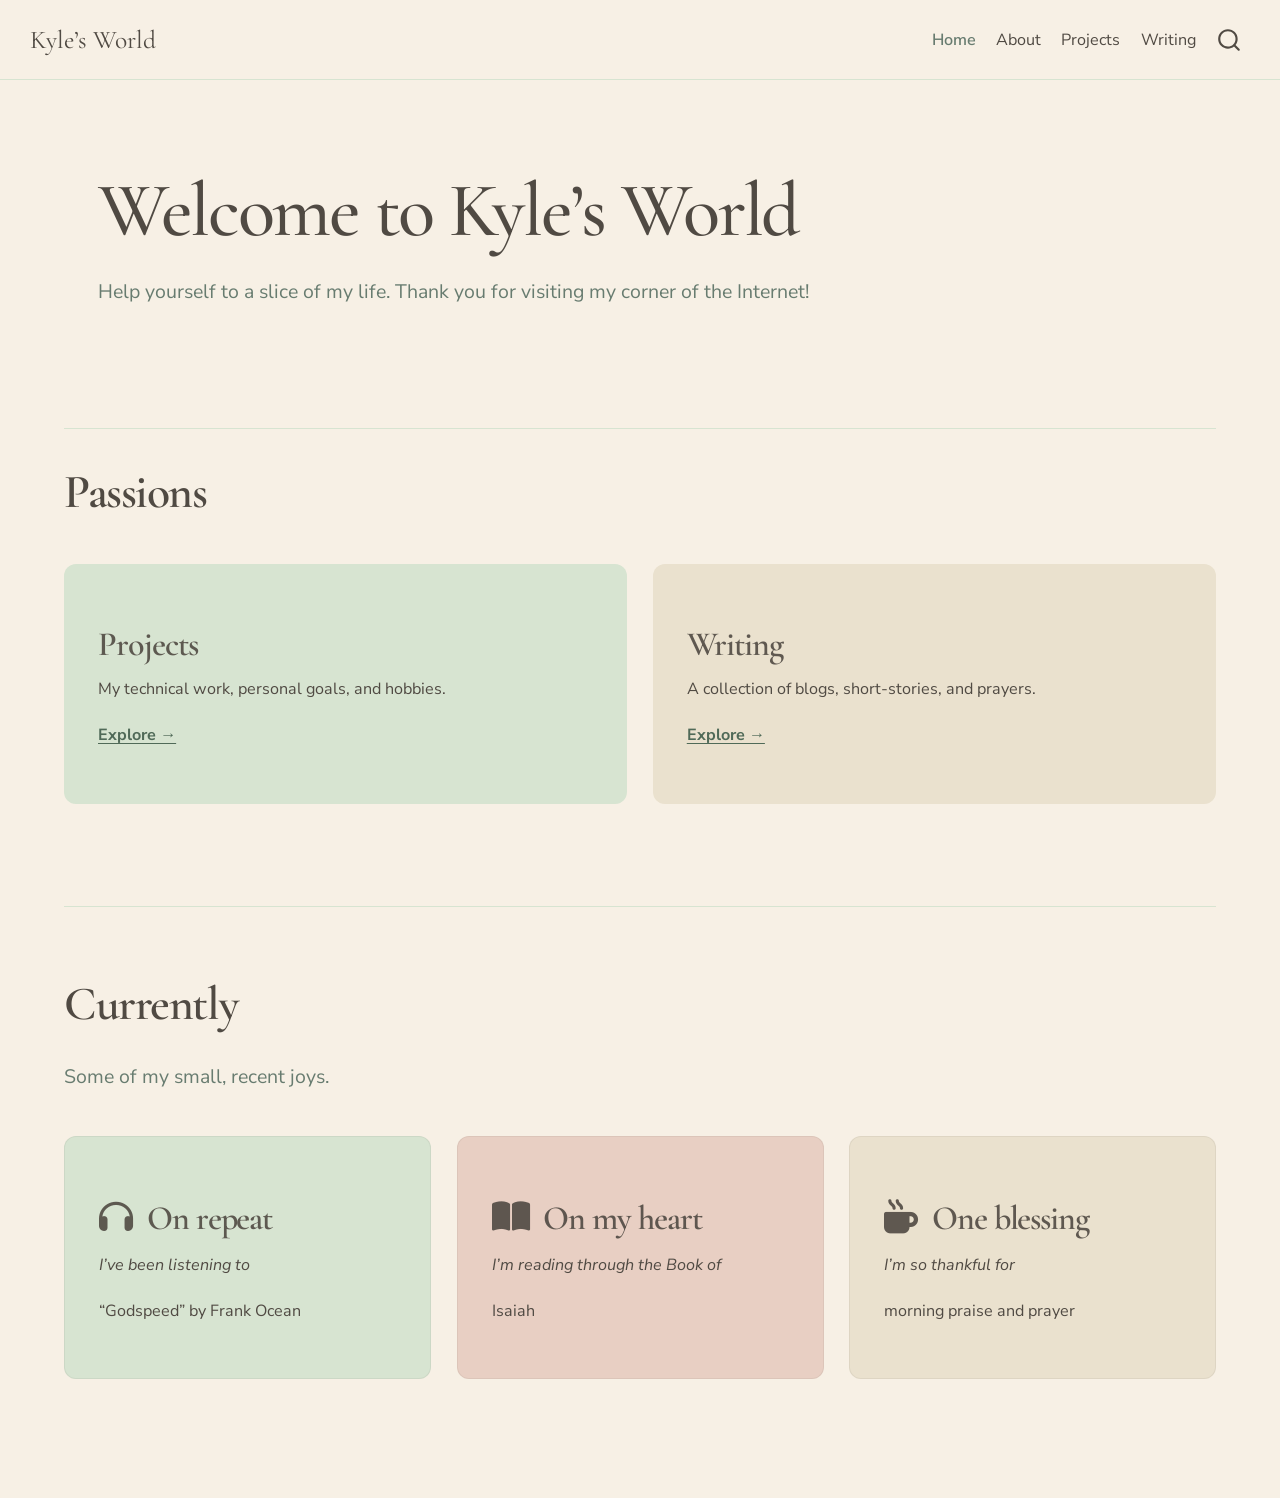
<file: index.html>
<!DOCTYPE html>
<html xmlns="http://www.w3.org/1999/xhtml" lang="en" xml:lang="en"><head>

<meta charset="utf-8">
<meta name="generator" content="quarto-1.11.9">

<meta name="viewport" content="width=device-width, initial-scale=1.0, user-scalable=yes">


<title>Home – Kyle’s World</title>
<style>
/* Default styles provided by pandoc.
** See https://pandoc.org/MANUAL.html#variables-for-html for config info.
*/
span.smallcaps{font-variant: small-caps;}
div.columns{display: flex; gap: 1.5em;}
div.column{flex: auto;}
@media screen {
div.columns{gap: min(4vw, 1.5em);}
div.column{overflow-x: auto;}
}
div.hanging-indent{margin-left: 1.5em; text-indent: -1.5em;}
ul.task-list{list-style: none;}
ul.task-list li input[type="checkbox"] {
  width: 0.8em;
  margin: 0 0.8em 0.2em -1em; /* quarto-specific, see https://github.com/quarto-dev/quarto-cli/issues/4556 */ 
  vertical-align: middle;
}
</style>


<script src="site_libs/quarto-nav/quarto-nav.js"></script>
<script src="site_libs/quarto-nav/headroom.min.js"></script>
<script src="site_libs/clipboard/clipboard.min.js"></script>
<script src="site_libs/quarto-search/autocomplete.umd.js"></script>
<script src="site_libs/quarto-search/fuse.min.js"></script>
<script src="site_libs/quarto-search/quarto-search.js"></script>
<meta name="quarto:offset" content="./">
<script src="site_libs/quarto-html/quarto.js" type="module"></script>
<script src="site_libs/quarto-html/tabsets/tabsets.js" type="module"></script>
<script src="site_libs/quarto-html/scrollable-regions/scrollable-regions.js" type="module"></script>
<script src="site_libs/quarto-html/popper.min.js"></script>
<script src="site_libs/quarto-html/tippy.umd.min.js"></script>
<script src="site_libs/quarto-html/anchor.min.js"></script>
<link href="site_libs/quarto-html/tippy.css" rel="stylesheet">
<link href="site_libs/quarto-html/quarto-syntax-highlighting-63b5708e65d6cd79cd7618c58d0c21e7.css" rel="stylesheet" id="quarto-text-highlighting-styles">
<script src="site_libs/bootstrap/bootstrap.min.js"></script>
<link href="site_libs/bootstrap/bootstrap-icons.css" rel="stylesheet">
<link href="site_libs/bootstrap/bootstrap-4a9d00451d331b28dd66f3fe4271d683.min.css" rel="stylesheet" append-hash="true" id="quarto-bootstrap" data-mode="light">
<link href="site_libs/quarto-contrib/fontawesome6-6.7.2/all.min.css" rel="stylesheet">
<link href="site_libs/quarto-contrib/fontawesome6-6.7.2/latex-fontsize.css" rel="stylesheet">
<script id="quarto-search-options" type="application/json">{
  "location": "navbar",
  "copy-button": false,
  "collapse-after": 3,
  "panel-placement": "end",
  "type": "overlay",
  "limit": 50,
  "keyboard-shortcut": [
    "f",
    "/",
    "s"
  ],
  "show-item-context": false,
  "language": {
    "search-no-results-text": "No results",
    "search-matching-documents-text": "matching documents",
    "search-copy-link-title": "Copy link to search",
    "search-hide-matches-text": "Hide additional matches",
    "search-more-match-text": "more match in this document",
    "search-more-matches-text": "more matches in this document",
    "search-clear-button-title": "Clear",
    "search-text-placeholder": "",
    "search-detached-cancel-button-title": "Cancel",
    "search-submit-button-title": "Submit",
    "search-label": "Search"
  }
}</script>


<link rel="stylesheet" href="styles.css">
</head>

<body class="nav-fixed quarto-light"><a id="quarto-skip-link" class="visually-hidden-focusable" href="#quarto-document-content">Skip to main content</a>

<div id="quarto-search-results"></div>
  <header id="quarto-header" class="headroom fixed-top">
    <nav class="navbar navbar-expand-lg " data-bs-theme="dark" aria-label="Site">
      <div class="navbar-container container-fluid">
      <div class="navbar-brand-container mx-auto">
    <a class="navbar-brand" href="./index.html">
    <span class="navbar-title">Kyle’s World</span>
    </a>
  </div>
          <button class="navbar-toggler" type="button" data-bs-toggle="collapse" data-bs-target="#navbarCollapse" aria-controls="navbarCollapse" aria-expanded="false" aria-label="Toggle navigation" onclick="if (window.quartoToggleHeadroom) { window.quartoToggleHeadroom(); }">
  <span class="navbar-toggler-icon"></span>
</button>
          <div class="collapse navbar-collapse" id="navbarCollapse">
            <ul class="navbar-nav navbar-nav-scroll ms-auto">
  <li class="nav-item">
    <a class="nav-link active" href="./index.html" aria-current="page"> 
<span class="menu-text">Home</span></a>
  </li>  
  <li class="nav-item">
    <a class="nav-link" href="./about.html"> 
<span class="menu-text">About</span></a>
  </li>  
  <li class="nav-item">
    <a class="nav-link" href="./projects.html"> 
<span class="menu-text">Projects</span></a>
  </li>  
  <li class="nav-item">
    <a class="nav-link" href="./writing.html"> 
<span class="menu-text">Writing</span></a>
  </li>  
</ul>
          </div> <!-- /navcollapse -->
            <div class="quarto-navbar-tools">
</div>
            <div id="quarto-search" class="" title="Search"></div>
      </div> <!-- /container-fluid -->
    </nav>
</header>
<!-- content -->
<div id="quarto-content" class="quarto-container page-columns page-rows-contents page-layout-full page-navbar">
<!-- sidebar -->
<!-- margin-sidebar -->
    
<!-- main -->
<main class="content column-page" id="quarto-document-content" tabindex="-1"><header id="title-block-header" class="quarto-title-block"><h1 class="title display-7">Home</h1></header>

<header id="title-block-header">


</header>


<div class="hero-content">
<section id="welcome-to-kyles-world" class="level1 hero-text">
<h1>Welcome to Kyle’s World</h1>
<p>Help yourself to a slice of my life. Thank you for visiting my corner of the Internet!</p>
</section>
</div>
<section id="passions" class="level2 explore-section">
<h2 class="anchored" data-anchor-id="passions">Passions</h2>
<div class="explore-grid">
<section id="projects" class="level3 explore-card projects-card">
<h3 class="anchored" data-anchor-id="projects">Projects</h3>
<p>My technical work, personal goals, and hobbies.</p>
<p><a href="./projects.html">Explore →</a></p>
</section>
<section id="writing" class="level3 explore-card writing-card">
<h3 class="anchored" data-anchor-id="writing">Writing</h3>
<p>A collection of blogs, short-stories, and prayers.</p>
<p><a href="./writing.html">Explore →</a></p>
</section>
</div>
</section>
<section id="currently" class="level2 enjoying-section">
<h2 class="anchored" data-anchor-id="currently">Currently</h2>
<p>Some of my small, recent joys.</p>
<div class="enjoying-grid">
<section id="b58fc729-690b-4000-b19f-365a4093b2ff7b7b3c206661206865616470686f6e6573203e7d7d-on-repeat" class="level3 enjoying-card music-card">
<h3 class="anchored" data-anchor-id="b58fc729-690b-4000-b19f-365a4093b2ff7b7b3c206661206865616470686f6e6573203e7d7d-on-repeat"><i class="fa-solid fa-headphones" aria-label="headphones"></i> On repeat</h3>
<p><em>I’ve been listening to</em></p>
<p>“Godspeed” by Frank Ocean</p>
</section>
<section id="b58fc729-690b-4000-b19f-365a4093b2ff7b7b3c20666120626f6f6b2d6f70656e203e7d7d-on-my-heart" class="level3 enjoying-card reading-card">
<h3 class="anchored" data-anchor-id="b58fc729-690b-4000-b19f-365a4093b2ff7b7b3c20666120626f6f6b2d6f70656e203e7d7d-on-my-heart"><i class="fa-solid fa-book-open" aria-label="book-open"></i> On my heart</h3>
<p><em>I’m reading through the Book of</em></p>
<p>Isaiah</p>
</section>
<section id="b58fc729-690b-4000-b19f-365a4093b2ff7b7b3c206661206d75672d686f74203e7d7d-one-blessing" class="level3 enjoying-card joys-card">
<h3 class="anchored" data-anchor-id="b58fc729-690b-4000-b19f-365a4093b2ff7b7b3c206661206d75672d686f74203e7d7d-one-blessing"><i class="fa-solid fa-mug-hot" aria-label="mug-hot"></i> One blessing</h3>
<p><em>I’m so thankful for</em></p>
<p>morning praise and prayer</p>
</section>
</div>
</section>



</main> <!-- /main -->
<script id="quarto-html-after-body" type="application/javascript">
  window.document.addEventListener("DOMContentLoaded", function (event) {
    const icon = "";
    const anchorJS = new window.AnchorJS();
    anchorJS.options = {
      placement: 'right',
      icon: icon
    };
    anchorJS.add('.anchored');
    const isCodeAnnotation = (el) => {
      for (const clz of el.classList) {
        if (clz.startsWith('code-annotation-')) {                     
          return true;
        }
      }
      return false;
    }
    const onCopySuccess = function(e) {
      // button target
      const button = e.trigger;
      // don't keep focus
      button.blur();
      // flash "checked"
      button.classList.add('code-copy-button-checked');
      var currentTitle = button.getAttribute("title");
      button.setAttribute("title", "Copied!");
      let tooltip;
      if (window.bootstrap) {
        button.setAttribute("data-bs-toggle", "tooltip");
        button.setAttribute("data-bs-placement", "left");
        button.setAttribute("data-bs-title", "Copied!");
        tooltip = new bootstrap.Tooltip(button, 
          { trigger: "manual", 
            customClass: "code-copy-button-tooltip",
            offset: [0, -8]});
        tooltip.show();    
      }
      setTimeout(function() {
        if (tooltip) {
          tooltip.hide();
          button.removeAttribute("data-bs-title");
          button.removeAttribute("data-bs-toggle");
          button.removeAttribute("data-bs-placement");
        }
        button.setAttribute("title", currentTitle);
        button.classList.remove('code-copy-button-checked');
      }, 1000);
      // clear code selection
      e.clearSelection();
    }
    const getTextToCopy = function(trigger) {
      const outerScaffold = trigger.parentElement.cloneNode(true);
      const codeEl = outerScaffold.querySelector('code');
      for (const childEl of codeEl.children) {
        if (isCodeAnnotation(childEl)) {
          childEl.remove();
        }
      }
      return codeEl.innerText;
    }
    const clipboard = new window.ClipboardJS('.code-copy-button:not([data-in-quarto-modal])', {
      text: getTextToCopy
    });
    clipboard.on('success', onCopySuccess);
    if (window.document.getElementById('quarto-embedded-source-code-modal')) {
      const clipboardModal = new window.ClipboardJS('.code-copy-button[data-in-quarto-modal]', {
        text: getTextToCopy,
        container: window.document.getElementById('quarto-embedded-source-code-modal')
      });
      clipboardModal.on('success', onCopySuccess);
    }
      var localhostRegex = new RegExp(/^(?:http|https):\/\/localhost\:?[0-9]*\//);
      var mailtoRegex = new RegExp(/^mailto:/);
        var filterRegex = new RegExp('/' + window.location.host + '/');
      var isInternal = (href) => {
          return filterRegex.test(href) || localhostRegex.test(href) || mailtoRegex.test(href);
      }
      // Inspect non-navigation links and adorn them if external
      window.quartoDecorateExternalLinks = function (root) {
     var links = (root || window.document).querySelectorAll('a[href]:not(.nav-link):not(.navbar-brand):not(.toc-action):not(.sidebar-link):not(.sidebar-item-toggle):not(.pagination-link):not(.no-external):not([aria-hidden]):not(.dropdown-item):not(.quarto-navigation-tool):not(.about-link)');
      for (var i=0; i<links.length; i++) {
        const link = links[i];
        if (!isInternal(link.href)) {
          // undo the damage that might have been done by quarto-nav.js in the case of
          // links that we want to consider external
          if (link.dataset.originalHref !== undefined) {
            link.href = link.dataset.originalHref;
          }
          if (!link.classList.contains('no-external-icon')) {
          }
        }
      }
      };
      window.quartoDecorateExternalLinks(window.document);
    // Esc closes the popup (WCAG 1.4.13) and focus leaving both trigger and
    // popup closes it (WCAG 2.4.11); tippy handles neither for interactive popups.
    const hideOnEscAndFocusOut = {
      name: 'hideOnEscAndFocusOut',
      defaultValue: true,
      fn(instance) {
        const dismiss = () => {
          // A show scheduled by the trigger delay would otherwise reopen it
          instance.clearDelayTimeouts();
          instance.hide();
        };
        const onKeyDown = (event) => {
          if (event.key !== 'Escape') {
            return;
          }
          // Keep Esc from also reaching page handlers (e.g. reveal.js overview),
          // except an open reveal.js slide menu, which Esc should close too.
          // The menu handles keys only when its keyboard option is on.
          const menuHandlesEsc = window.Reveal?.getPlugin?.('menu')?.isOpen() &&
            window.Reveal.getConfig().menu?.keyboard !== false;
          if (!menuHandlesEsc) {
            event.stopPropagation();
          }
          if (instance.popper.contains(window.document.activeElement)) {
            // Disabled while refocusing so the focus trigger does not reopen it
            instance.disable();
            instance.reference.focus();
            instance.enable();
          }
          dismiss();
        };
        const onFocusOut = (event) => {
          const target = event.relatedTarget;
          if (target && !instance.reference.contains(target) &&
              !instance.popper.contains(target)) {
            dismiss();
          }
        };
        // On the trigger too: a click trigger (code-annotations: select) has no
        // blur handling. Attached for the instance's lifetime so leaving the
        // trigger also cancels a show still pending on the trigger delay.
        instance.reference.addEventListener('focusout', onFocusOut);
        return {
          onShow() {
            window.document.addEventListener('keydown', onKeyDown, true);
            instance.popper.addEventListener('focusout', onFocusOut);
          },
          onHide() {
            window.document.removeEventListener('keydown', onKeyDown, true);
            instance.popper.removeEventListener('focusout', onFocusOut);
          },
          onDestroy() {
            instance.reference.removeEventListener('focusout', onFocusOut);
          },
        };
      },
    };
    function tippyHover(el, contentFn, onTriggerFn, onUntriggerFn) {
      const config = {
        allowHTML: true,
        maxWidth: 500,
        delay: 100,
        arrow: false,
        appendTo: function(el) {
            return el.parentElement;
        },
        interactive: true,
        interactiveBorder: 10,
        theme: 'quarto',
        placement: 'bottom-start',
        plugins: [hideOnEscAndFocusOut],
      };
      if (contentFn) {
        config.content = contentFn;
      }
      if (onTriggerFn) {
        config.onTrigger = onTriggerFn;
      }
      if (onUntriggerFn) {
        config.onUntrigger = onUntriggerFn;
      }
      window.tippy(el, config); 
    }
    const noterefs = window.document.querySelectorAll('a[role="doc-noteref"]');
    for (var i=0; i<noterefs.length; i++) {
      const ref = noterefs[i];
      tippyHover(ref, function() {
        // use id or data attribute instead here
        let href = ref.getAttribute('data-footnote-href') || ref.getAttribute('href');
        try { href = new URL(href).hash; } catch {}
        const id = href.replace(/^#\/?/, "");
        const note = window.document.getElementById(id);
        if (note) {
          return note.innerHTML;
        } else {
          return "";
        }
      });
    }
    const xrefs = window.document.querySelectorAll('a.quarto-xref');
    const processXRef = (id, note) => {
      // Strip column container classes
      const stripColumnClz = (el) => {
        el.classList.remove("page-full", "page-columns");
        if (el.children) {
          for (const child of el.children) {
            stripColumnClz(child);
          }
        }
      }
      stripColumnClz(note)
      if (id === null || id.startsWith('sec-')) {
        // Special case sections, only their first couple elements
        const container = document.createElement("div");
        if (note.children && note.children.length > 2) {
          container.appendChild(note.children[0].cloneNode(true));
          for (let i = 1; i < note.children.length; i++) {
            const child = note.children[i];
            if (child.tagName === "P" && child.innerText === "") {
              continue;
            } else {
              container.appendChild(child.cloneNode(true));
              break;
            }
          }
          if (window.Quarto?.typesetMath) {
            window.Quarto.typesetMath(container);
          }
          return container.innerHTML
        } else {
          if (window.Quarto?.typesetMath) {
            window.Quarto.typesetMath(note);
          }
          return note.innerHTML;
        }
      } else {
        // Remove any anchor links if they are present
        const anchorLink = note.querySelector('a.anchorjs-link');
        if (anchorLink) {
          anchorLink.remove();
        }
        if (window.Quarto?.typesetMath) {
          window.Quarto.typesetMath(note);
        }
        if (note.classList.contains("callout")) {
          return note.outerHTML;
        } else {
          return note.innerHTML;
        }
      }
    }
    for (var i=0; i<xrefs.length; i++) {
      const xref = xrefs[i];
      tippyHover(xref, undefined, function(instance) {
        instance.disable();
        let url = xref.getAttribute('href');
        let hash = undefined; 
        if (url.startsWith('#')) {
          hash = url;
        } else {
          try { hash = new URL(url).hash; } catch {}
        }
        if (hash) {
          const id = hash.replace(/^#\/?/, "");
          const note = window.document.getElementById(id);
          if (note !== null) {
            try {
              const html = processXRef(id, note.cloneNode(true));
              instance.setContent(html);
            } finally {
              instance.enable();
              instance.show();
            }
          } else {
            // See if we can fetch this
            fetch(url.split('#')[0])
            .then(res => res.text())
            .then(html => {
              const parser = new DOMParser();
              const htmlDoc = parser.parseFromString(html, "text/html");
              const note = htmlDoc.getElementById(id);
              if (note !== null) {
                const html = processXRef(id, note);
                instance.setContent(html);
              } 
            }).finally(() => {
              instance.enable();
              instance.show();
            });
          }
        } else {
          // See if we can fetch a full url (with no hash to target)
          // This is a special case and we should probably do some content thinning / targeting
          fetch(url)
          .then(res => res.text())
          .then(html => {
            const parser = new DOMParser();
            const htmlDoc = parser.parseFromString(html, "text/html");
            const note = htmlDoc.querySelector('main.content');
            if (note !== null) {
              // This should only happen for chapter cross references
              // (since there is no id in the URL)
              // remove the first header
              if (note.children.length > 0 && note.children[0].tagName === "HEADER") {
                note.children[0].remove();
              }
              const html = processXRef(null, note);
              instance.setContent(html);
            } 
          }).finally(() => {
            instance.enable();
            instance.show();
          });
        }
      }, function(instance) {
      });
    }
        let selectedAnnoteEl;
        const selectorForAnnotation = ( cell, annotation) => {
          let cellAttr = 'data-code-cell="' + cell + '"';
          let lineAttr = 'data-code-annotation="' +  annotation + '"';
          const selector = 'span[' + cellAttr + '][' + lineAttr + ']';
          return selector;
        }
        const selectCodeLines = (annoteEl) => {
          const doc = window.document;
          const targetCell = annoteEl.getAttribute("data-target-cell");
          const targetAnnotation = annoteEl.getAttribute("data-target-annotation");
          const annoteSpan = window.document.querySelector(selectorForAnnotation(targetCell, targetAnnotation));
          const lines = annoteSpan.getAttribute("data-code-lines").split(",");
          const lineIds = lines.map((line) => {
            return targetCell + "-" + line;
          })
          // Each band is positioned against its own containing block, which is
          // not the offsetParent of the lines, so place it from client rects.
          const placeBand = (band, firstEl, lastEl, codeBlock) => {
            const container = band.offsetParent;
            if (container === null) {
              return;
            }
            const containerRect = container.getBoundingClientRect();
            // Reveal.js scales slides with a transform, so convert client
            // pixels back to the CSS pixels of the container.
            const scale = containerRect.height / container.offsetHeight || 1;
            const firstRect = firstEl.getBoundingClientRect();
            const lastRect = lastEl.getBoundingClientRect();
            const top = (firstRect.top - containerRect.top) / scale - container.clientTop + container.scrollTop;
            const height = (lastRect.bottom - firstRect.top) / scale;
            band.style.top = top - 2 + "px";
            band.style.height = height + 4 + "px";
            if (codeBlock) {
              // Without the copy button wrapper, the containing block is wider
              // than the code block, so span the code block explicitly.
              const blockRect = codeBlock.getBoundingClientRect();
              band.style.left = (blockRect.left - containerRect.left) / scale - container.clientLeft + container.scrollLeft + "px";
              band.style.width = blockRect.width / scale + "px";
            }
          };
          if (lineIds.length > 0) {
            const el = window.document.getElementById(lineIds[0]);
            const lastEl = window.document.getElementById(lineIds[lineIds.length - 1]);
            const parent = el.parentElement.parentElement;
            // cook up a div (if necessary) and position it
            let div = window.document.getElementById("code-annotation-line-highlight");
            if (div === null) {
              div = window.document.createElement("div");
              div.setAttribute("id", "code-annotation-line-highlight");
              div.style.position = 'absolute';
              parent.appendChild(div);
            }
            placeBand(div, el, lastEl, parent.closest("div.sourceCode") || parent);
            let gutterDiv = window.document.getElementById("code-annotation-line-highlight-gutter");
            if (gutterDiv === null) {
              gutterDiv = window.document.createElement("div");
              gutterDiv.setAttribute("id", "code-annotation-line-highlight-gutter");
              gutterDiv.style.position = 'absolute';
              const codeCell = window.document.getElementById(targetCell);
              const gutter = codeCell.querySelector('.code-annotation-gutter');
              gutter.appendChild(gutterDiv);
            }
            placeBand(gutterDiv, el, lastEl);
            selectedAnnoteEl = annoteEl;
          }
        };
        const unselectCodeLines = () => {
          const elementsIds = ["code-annotation-line-highlight", "code-annotation-line-highlight-gutter"];
          elementsIds.forEach((elId) => {
            const div = window.document.getElementById(elId);
            if (div) {
              div.remove();
            }
          });
          selectedAnnoteEl = undefined;
        };
          // Handle positioning of the toggle
      window.addEventListener(
        "resize",
        throttle(() => {
          elRect = undefined;
          if (selectedAnnoteEl) {
            selectCodeLines(selectedAnnoteEl);
          }
        }, 10)
      );
      function throttle(fn, ms) {
      let throttle = false;
      let timer;
        return (...args) => {
          if(!throttle) { // first call gets through
              fn.apply(this, args);
              throttle = true;
          } else { // all the others get throttled
              if(timer) clearTimeout(timer); // cancel #2
              timer = setTimeout(() => {
                fn.apply(this, args);
                timer = throttle = false;
              }, ms);
          }
        };
      }
        // Attach click handler to the DT
        const annoteDls = window.document.querySelectorAll('dt[data-target-cell]');
        for (const annoteDlNode of annoteDls) {
          annoteDlNode.addEventListener('click', (event) => {
            const clickedEl = event.target;
            if (clickedEl !== selectedAnnoteEl) {
              unselectCodeLines();
              const activeEl = window.document.querySelector('dt[data-target-cell].code-annotation-active');
              if (activeEl) {
                activeEl.classList.remove('code-annotation-active');
              }
              selectCodeLines(clickedEl);
              clickedEl.classList.add('code-annotation-active');
            } else {
              // Unselect the line
              unselectCodeLines();
              clickedEl.classList.remove('code-annotation-active');
            }
          });
        }
    const findCites = (el) => {
      const parentEl = el.parentElement;
      if (parentEl) {
        const cites = parentEl.dataset.cites;
        if (cites) {
          return {
            el,
            cites: cites.split(' ')
          };
        } else {
          return findCites(el.parentElement)
        }
      } else {
        return undefined;
      }
    };
    var bibliorefs = window.document.querySelectorAll('a[role="doc-biblioref"]');
    for (var i=0; i<bibliorefs.length; i++) {
      const ref = bibliorefs[i];
      const citeInfo = findCites(ref);
      if (citeInfo) {
        tippyHover(citeInfo.el, function() {
          var popup = window.document.createElement('div');
          citeInfo.cites.forEach(function(cite) {
            var citeDiv = window.document.createElement('div');
            citeDiv.classList.add('hanging-indent');
            citeDiv.classList.add('csl-entry');
            var biblioDiv = window.document.getElementById('ref-' + cite);
            if (biblioDiv) {
              citeDiv.innerHTML = biblioDiv.innerHTML;
            }
            popup.appendChild(citeDiv);
          });
          return popup.innerHTML;
        });
      }
    }
  });
  </script>
  <script type="application/javascript">
  window.quartoScrollableRegionsLabels = {"code":"Scrollable code","output":"Scrollable output"};
  </script>
</div> <!-- /content -->




</body></html>
</file>
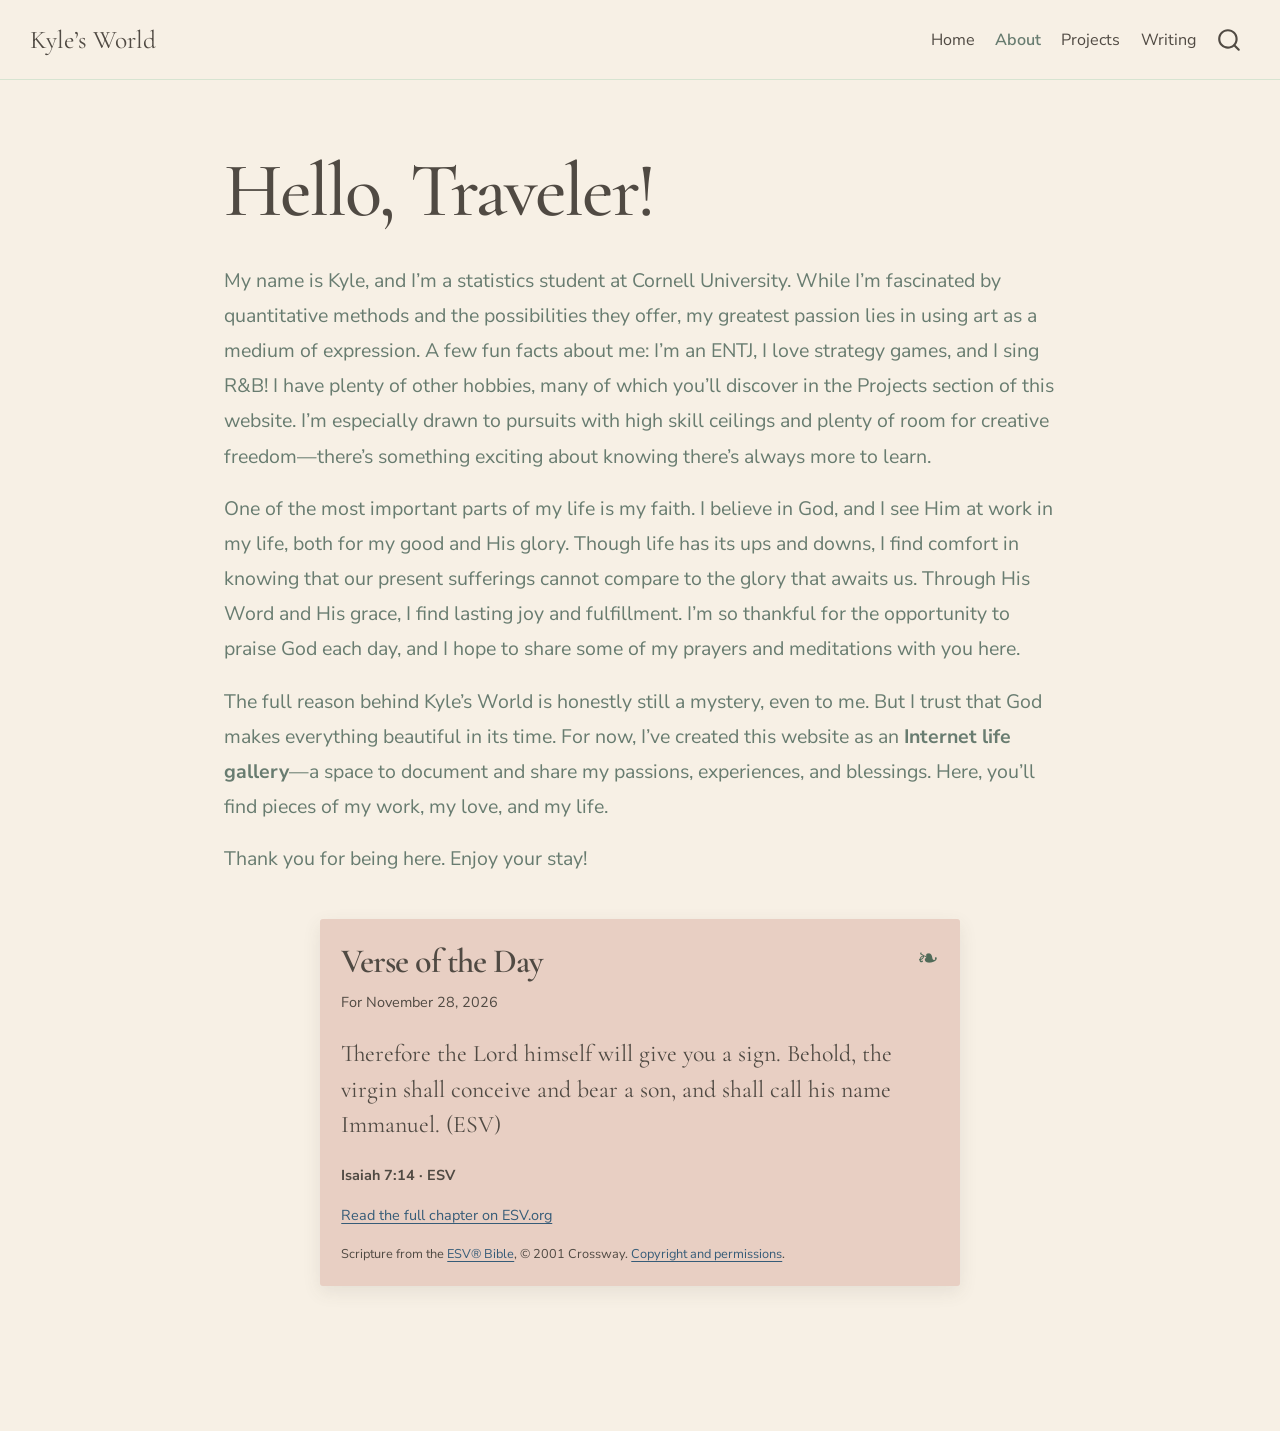
<file: about.html>
<!DOCTYPE html>
<html xmlns="http://www.w3.org/1999/xhtml" lang="en" xml:lang="en"><head>

<meta charset="utf-8">
<meta name="generator" content="quarto-1.11.9">

<meta name="viewport" content="width=device-width, initial-scale=1.0, user-scalable=yes">


<title>About – Kyle’s World</title>
<style>
/* Default styles provided by pandoc.
** See https://pandoc.org/MANUAL.html#variables-for-html for config info.
*/
span.smallcaps{font-variant: small-caps;}
div.columns{display: flex; gap: 1.5em;}
div.column{flex: auto;}
@media screen {
div.columns{gap: min(4vw, 1.5em);}
div.column{overflow-x: auto;}
}
div.hanging-indent{margin-left: 1.5em; text-indent: -1.5em;}
ul.task-list{list-style: none;}
ul.task-list li input[type="checkbox"] {
  width: 0.8em;
  margin: 0 0.8em 0.2em -1em; /* quarto-specific, see https://github.com/quarto-dev/quarto-cli/issues/4556 */ 
  vertical-align: middle;
}
</style>


<script src="site_libs/quarto-nav/quarto-nav.js"></script>
<script src="site_libs/quarto-nav/headroom.min.js"></script>
<script src="site_libs/clipboard/clipboard.min.js"></script>
<script src="site_libs/quarto-search/autocomplete.umd.js"></script>
<script src="site_libs/quarto-search/fuse.min.js"></script>
<script src="site_libs/quarto-search/quarto-search.js"></script>
<meta name="quarto:offset" content="./">
<script src="site_libs/quarto-html/quarto.js" type="module"></script>
<script src="site_libs/quarto-html/tabsets/tabsets.js" type="module"></script>
<script src="site_libs/quarto-html/scrollable-regions/scrollable-regions.js" type="module"></script>
<script src="site_libs/quarto-html/popper.min.js"></script>
<script src="site_libs/quarto-html/tippy.umd.min.js"></script>
<script src="site_libs/quarto-html/anchor.min.js"></script>
<link href="site_libs/quarto-html/tippy.css" rel="stylesheet">
<link href="site_libs/quarto-html/quarto-syntax-highlighting-63b5708e65d6cd79cd7618c58d0c21e7.css" rel="stylesheet" id="quarto-text-highlighting-styles">
<script src="site_libs/bootstrap/bootstrap.min.js"></script>
<link href="site_libs/bootstrap/bootstrap-icons.css" rel="stylesheet">
<link href="site_libs/bootstrap/bootstrap-a0dea7881984eab09329a5b8032c9faa.min.css" rel="stylesheet" append-hash="true" id="quarto-bootstrap" data-mode="light">
<script id="quarto-search-options" type="application/json">{
  "location": "navbar",
  "copy-button": false,
  "collapse-after": 3,
  "panel-placement": "end",
  "type": "overlay",
  "limit": 50,
  "keyboard-shortcut": [
    "f",
    "/",
    "s"
  ],
  "show-item-context": false,
  "language": {
    "search-no-results-text": "No results",
    "search-matching-documents-text": "matching documents",
    "search-copy-link-title": "Copy link to search",
    "search-hide-matches-text": "Hide additional matches",
    "search-more-match-text": "more match in this document",
    "search-more-matches-text": "more matches in this document",
    "search-clear-button-title": "Clear",
    "search-text-placeholder": "",
    "search-detached-cancel-button-title": "Cancel",
    "search-submit-button-title": "Submit",
    "search-label": "Search"
  }
}</script>


<link rel="stylesheet" href="styles.css">
</head>

<body class="nav-fixed quarto-light"><a id="quarto-skip-link" class="visually-hidden-focusable" href="#quarto-document-content">Skip to main content</a>

<div id="quarto-search-results"></div>
  <header id="quarto-header" class="headroom fixed-top">
    <nav class="navbar navbar-expand-lg " data-bs-theme="dark" aria-label="Site">
      <div class="navbar-container container-fluid">
      <div class="navbar-brand-container mx-auto">
    <a class="navbar-brand" href="./index.html">
    <span class="navbar-title">Kyle’s World</span>
    </a>
  </div>
          <button class="navbar-toggler" type="button" data-bs-toggle="collapse" data-bs-target="#navbarCollapse" aria-controls="navbarCollapse" aria-expanded="false" aria-label="Toggle navigation" onclick="if (window.quartoToggleHeadroom) { window.quartoToggleHeadroom(); }">
  <span class="navbar-toggler-icon"></span>
</button>
          <div class="collapse navbar-collapse" id="navbarCollapse">
            <ul class="navbar-nav navbar-nav-scroll ms-auto">
  <li class="nav-item">
    <a class="nav-link" href="./index.html"> 
<span class="menu-text">Home</span></a>
  </li>  
  <li class="nav-item">
    <a class="nav-link active" href="./about.html" aria-current="page"> 
<span class="menu-text">About</span></a>
  </li>  
  <li class="nav-item">
    <a class="nav-link" href="./projects.html"> 
<span class="menu-text">Projects</span></a>
  </li>  
  <li class="nav-item">
    <a class="nav-link" href="./writing.html"> 
<span class="menu-text">Writing</span></a>
  </li>  
</ul>
          </div> <!-- /navcollapse -->
            <div class="quarto-navbar-tools">
</div>
            <div id="quarto-search" class="" title="Search"></div>
      </div> <!-- /container-fluid -->
    </nav>
</header>
<!-- content -->
<div id="quarto-content" class="quarto-container page-columns page-rows-contents page-layout-full page-navbar">
<!-- sidebar -->
<!-- margin-sidebar -->
    
<!-- main -->
<main class="content column-page" id="quarto-document-content" tabindex="-1">

<header id="title-block-header" class="quarto-title-block default">
<div class="quarto-title">
<h1 class="title">About</h1>
</div>



<div class="quarto-title-meta column-page">

    
  
    
  </div>
  


</header>


<div class="about-intro">
<section id="hello-traveler" class="level1 about-text">
<h1>Hello, Traveler!</h1>
<p>My name is Kyle, and I’m a statistics student at Cornell University. While I’m fascinated by quantitative methods and the possibilities they offer, my greatest passion lies in using art as a medium of expression. A few fun facts about me: I’m an ENTJ, I love strategy games, and I sing R&amp;B! I have plenty of other hobbies, many of which you’ll discover in the Projects section of this website. I’m especially drawn to pursuits with high skill ceilings and plenty of room for creative freedom—there’s something exciting about knowing there’s always more to learn.</p>
<p>One of the most important parts of my life is my faith. I believe in God, and I see Him at work in my life, both for my good and His glory. Though life has its ups and downs, I find comfort in knowing that our present sufferings cannot compare to the glory that awaits us. Through His Word and His grace, I find lasting joy and fulfillment. I’m so thankful for the opportunity to praise God each day, and I hope to share some of my prayers and meditations with you here.</p>
<p>The full reason behind Kyle’s World is honestly still a mystery, even to me. But I trust that God makes everything beautiful in its time. For now, I’ve created this website as an <strong>Internet life gallery</strong>—a space to document and share my passions, experiences, and blessings. Here, you’ll find pieces of my work, my love, and my life.</p>
<p>Thank you for being here. Enjoy your stay!</p>
</section>
<div class="verse-card" role="region" aria-labelledby="verse-of-the-day"><span class="verse-accent" aria-hidden="true">❧</span><h2 id="verse-of-the-day" class="anchored">Verse of the Day</h2><p class="verse-date">For <time datetime="2026-11-28">November 28, 2026</time></p><blockquote class="verse-text blockquote">Therefore the Lord himself will give you a sign. Behold, the virgin shall conceive and bear a son, and shall call his name Immanuel. (ESV)</blockquote><p class="verse-reference">Isaiah 7:14 · ESV</p><p class="verse-support"><a href="https://www.esv.org/Isaiah%207/">Read the full chapter on ESV.org</a></p><p class="verse-attribution">Scripture from the <a href="https://www.esv.org/">ESV® Bible</a>, © 2001 Crossway. <a href="copyright.html">Copyright and permissions</a>.</p></div>
</div>



</main> <!-- /main -->
<script id="quarto-html-after-body" type="application/javascript">
  window.document.addEventListener("DOMContentLoaded", function (event) {
    const icon = "";
    const anchorJS = new window.AnchorJS();
    anchorJS.options = {
      placement: 'right',
      icon: icon
    };
    anchorJS.add('.anchored');
    const isCodeAnnotation = (el) => {
      for (const clz of el.classList) {
        if (clz.startsWith('code-annotation-')) {                     
          return true;
        }
      }
      return false;
    }
    const onCopySuccess = function(e) {
      // button target
      const button = e.trigger;
      // don't keep focus
      button.blur();
      // flash "checked"
      button.classList.add('code-copy-button-checked');
      var currentTitle = button.getAttribute("title");
      button.setAttribute("title", "Copied!");
      let tooltip;
      if (window.bootstrap) {
        button.setAttribute("data-bs-toggle", "tooltip");
        button.setAttribute("data-bs-placement", "left");
        button.setAttribute("data-bs-title", "Copied!");
        tooltip = new bootstrap.Tooltip(button, 
          { trigger: "manual", 
            customClass: "code-copy-button-tooltip",
            offset: [0, -8]});
        tooltip.show();    
      }
      setTimeout(function() {
        if (tooltip) {
          tooltip.hide();
          button.removeAttribute("data-bs-title");
          button.removeAttribute("data-bs-toggle");
          button.removeAttribute("data-bs-placement");
        }
        button.setAttribute("title", currentTitle);
        button.classList.remove('code-copy-button-checked');
      }, 1000);
      // clear code selection
      e.clearSelection();
    }
    const getTextToCopy = function(trigger) {
      const outerScaffold = trigger.parentElement.cloneNode(true);
      const codeEl = outerScaffold.querySelector('code');
      for (const childEl of codeEl.children) {
        if (isCodeAnnotation(childEl)) {
          childEl.remove();
        }
      }
      return codeEl.innerText;
    }
    const clipboard = new window.ClipboardJS('.code-copy-button:not([data-in-quarto-modal])', {
      text: getTextToCopy
    });
    clipboard.on('success', onCopySuccess);
    if (window.document.getElementById('quarto-embedded-source-code-modal')) {
      const clipboardModal = new window.ClipboardJS('.code-copy-button[data-in-quarto-modal]', {
        text: getTextToCopy,
        container: window.document.getElementById('quarto-embedded-source-code-modal')
      });
      clipboardModal.on('success', onCopySuccess);
    }
      var localhostRegex = new RegExp(/^(?:http|https):\/\/localhost\:?[0-9]*\//);
      var mailtoRegex = new RegExp(/^mailto:/);
        var filterRegex = new RegExp('/' + window.location.host + '/');
      var isInternal = (href) => {
          return filterRegex.test(href) || localhostRegex.test(href) || mailtoRegex.test(href);
      }
      // Inspect non-navigation links and adorn them if external
      window.quartoDecorateExternalLinks = function (root) {
     var links = (root || window.document).querySelectorAll('a[href]:not(.nav-link):not(.navbar-brand):not(.toc-action):not(.sidebar-link):not(.sidebar-item-toggle):not(.pagination-link):not(.no-external):not([aria-hidden]):not(.dropdown-item):not(.quarto-navigation-tool):not(.about-link)');
      for (var i=0; i<links.length; i++) {
        const link = links[i];
        if (!isInternal(link.href)) {
          // undo the damage that might have been done by quarto-nav.js in the case of
          // links that we want to consider external
          if (link.dataset.originalHref !== undefined) {
            link.href = link.dataset.originalHref;
          }
          if (!link.classList.contains('no-external-icon')) {
          }
        }
      }
      };
      window.quartoDecorateExternalLinks(window.document);
    // Esc closes the popup (WCAG 1.4.13) and focus leaving both trigger and
    // popup closes it (WCAG 2.4.11); tippy handles neither for interactive popups.
    const hideOnEscAndFocusOut = {
      name: 'hideOnEscAndFocusOut',
      defaultValue: true,
      fn(instance) {
        const dismiss = () => {
          // A show scheduled by the trigger delay would otherwise reopen it
          instance.clearDelayTimeouts();
          instance.hide();
        };
        const onKeyDown = (event) => {
          if (event.key !== 'Escape') {
            return;
          }
          // Keep Esc from also reaching page handlers (e.g. reveal.js overview),
          // except an open reveal.js slide menu, which Esc should close too.
          // The menu handles keys only when its keyboard option is on.
          const menuHandlesEsc = window.Reveal?.getPlugin?.('menu')?.isOpen() &&
            window.Reveal.getConfig().menu?.keyboard !== false;
          if (!menuHandlesEsc) {
            event.stopPropagation();
          }
          if (instance.popper.contains(window.document.activeElement)) {
            // Disabled while refocusing so the focus trigger does not reopen it
            instance.disable();
            instance.reference.focus();
            instance.enable();
          }
          dismiss();
        };
        const onFocusOut = (event) => {
          const target = event.relatedTarget;
          if (target && !instance.reference.contains(target) &&
              !instance.popper.contains(target)) {
            dismiss();
          }
        };
        // On the trigger too: a click trigger (code-annotations: select) has no
        // blur handling. Attached for the instance's lifetime so leaving the
        // trigger also cancels a show still pending on the trigger delay.
        instance.reference.addEventListener('focusout', onFocusOut);
        return {
          onShow() {
            window.document.addEventListener('keydown', onKeyDown, true);
            instance.popper.addEventListener('focusout', onFocusOut);
          },
          onHide() {
            window.document.removeEventListener('keydown', onKeyDown, true);
            instance.popper.removeEventListener('focusout', onFocusOut);
          },
          onDestroy() {
            instance.reference.removeEventListener('focusout', onFocusOut);
          },
        };
      },
    };
    function tippyHover(el, contentFn, onTriggerFn, onUntriggerFn) {
      const config = {
        allowHTML: true,
        maxWidth: 500,
        delay: 100,
        arrow: false,
        appendTo: function(el) {
            return el.parentElement;
        },
        interactive: true,
        interactiveBorder: 10,
        theme: 'quarto',
        placement: 'bottom-start',
        plugins: [hideOnEscAndFocusOut],
      };
      if (contentFn) {
        config.content = contentFn;
      }
      if (onTriggerFn) {
        config.onTrigger = onTriggerFn;
      }
      if (onUntriggerFn) {
        config.onUntrigger = onUntriggerFn;
      }
      window.tippy(el, config); 
    }
    const noterefs = window.document.querySelectorAll('a[role="doc-noteref"]');
    for (var i=0; i<noterefs.length; i++) {
      const ref = noterefs[i];
      tippyHover(ref, function() {
        // use id or data attribute instead here
        let href = ref.getAttribute('data-footnote-href') || ref.getAttribute('href');
        try { href = new URL(href).hash; } catch {}
        const id = href.replace(/^#\/?/, "");
        const note = window.document.getElementById(id);
        if (note) {
          return note.innerHTML;
        } else {
          return "";
        }
      });
    }
    const xrefs = window.document.querySelectorAll('a.quarto-xref');
    const processXRef = (id, note) => {
      // Strip column container classes
      const stripColumnClz = (el) => {
        el.classList.remove("page-full", "page-columns");
        if (el.children) {
          for (const child of el.children) {
            stripColumnClz(child);
          }
        }
      }
      stripColumnClz(note)
      if (id === null || id.startsWith('sec-')) {
        // Special case sections, only their first couple elements
        const container = document.createElement("div");
        if (note.children && note.children.length > 2) {
          container.appendChild(note.children[0].cloneNode(true));
          for (let i = 1; i < note.children.length; i++) {
            const child = note.children[i];
            if (child.tagName === "P" && child.innerText === "") {
              continue;
            } else {
              container.appendChild(child.cloneNode(true));
              break;
            }
          }
          if (window.Quarto?.typesetMath) {
            window.Quarto.typesetMath(container);
          }
          return container.innerHTML
        } else {
          if (window.Quarto?.typesetMath) {
            window.Quarto.typesetMath(note);
          }
          return note.innerHTML;
        }
      } else {
        // Remove any anchor links if they are present
        const anchorLink = note.querySelector('a.anchorjs-link');
        if (anchorLink) {
          anchorLink.remove();
        }
        if (window.Quarto?.typesetMath) {
          window.Quarto.typesetMath(note);
        }
        if (note.classList.contains("callout")) {
          return note.outerHTML;
        } else {
          return note.innerHTML;
        }
      }
    }
    for (var i=0; i<xrefs.length; i++) {
      const xref = xrefs[i];
      tippyHover(xref, undefined, function(instance) {
        instance.disable();
        let url = xref.getAttribute('href');
        let hash = undefined; 
        if (url.startsWith('#')) {
          hash = url;
        } else {
          try { hash = new URL(url).hash; } catch {}
        }
        if (hash) {
          const id = hash.replace(/^#\/?/, "");
          const note = window.document.getElementById(id);
          if (note !== null) {
            try {
              const html = processXRef(id, note.cloneNode(true));
              instance.setContent(html);
            } finally {
              instance.enable();
              instance.show();
            }
          } else {
            // See if we can fetch this
            fetch(url.split('#')[0])
            .then(res => res.text())
            .then(html => {
              const parser = new DOMParser();
              const htmlDoc = parser.parseFromString(html, "text/html");
              const note = htmlDoc.getElementById(id);
              if (note !== null) {
                const html = processXRef(id, note);
                instance.setContent(html);
              } 
            }).finally(() => {
              instance.enable();
              instance.show();
            });
          }
        } else {
          // See if we can fetch a full url (with no hash to target)
          // This is a special case and we should probably do some content thinning / targeting
          fetch(url)
          .then(res => res.text())
          .then(html => {
            const parser = new DOMParser();
            const htmlDoc = parser.parseFromString(html, "text/html");
            const note = htmlDoc.querySelector('main.content');
            if (note !== null) {
              // This should only happen for chapter cross references
              // (since there is no id in the URL)
              // remove the first header
              if (note.children.length > 0 && note.children[0].tagName === "HEADER") {
                note.children[0].remove();
              }
              const html = processXRef(null, note);
              instance.setContent(html);
            } 
          }).finally(() => {
            instance.enable();
            instance.show();
          });
        }
      }, function(instance) {
      });
    }
        let selectedAnnoteEl;
        const selectorForAnnotation = ( cell, annotation) => {
          let cellAttr = 'data-code-cell="' + cell + '"';
          let lineAttr = 'data-code-annotation="' +  annotation + '"';
          const selector = 'span[' + cellAttr + '][' + lineAttr + ']';
          return selector;
        }
        const selectCodeLines = (annoteEl) => {
          const doc = window.document;
          const targetCell = annoteEl.getAttribute("data-target-cell");
          const targetAnnotation = annoteEl.getAttribute("data-target-annotation");
          const annoteSpan = window.document.querySelector(selectorForAnnotation(targetCell, targetAnnotation));
          const lines = annoteSpan.getAttribute("data-code-lines").split(",");
          const lineIds = lines.map((line) => {
            return targetCell + "-" + line;
          })
          // Each band is positioned against its own containing block, which is
          // not the offsetParent of the lines, so place it from client rects.
          const placeBand = (band, firstEl, lastEl, codeBlock) => {
            const container = band.offsetParent;
            if (container === null) {
              return;
            }
            const containerRect = container.getBoundingClientRect();
            // Reveal.js scales slides with a transform, so convert client
            // pixels back to the CSS pixels of the container.
            const scale = containerRect.height / container.offsetHeight || 1;
            const firstRect = firstEl.getBoundingClientRect();
            const lastRect = lastEl.getBoundingClientRect();
            const top = (firstRect.top - containerRect.top) / scale - container.clientTop + container.scrollTop;
            const height = (lastRect.bottom - firstRect.top) / scale;
            band.style.top = top - 2 + "px";
            band.style.height = height + 4 + "px";
            if (codeBlock) {
              // Without the copy button wrapper, the containing block is wider
              // than the code block, so span the code block explicitly.
              const blockRect = codeBlock.getBoundingClientRect();
              band.style.left = (blockRect.left - containerRect.left) / scale - container.clientLeft + container.scrollLeft + "px";
              band.style.width = blockRect.width / scale + "px";
            }
          };
          if (lineIds.length > 0) {
            const el = window.document.getElementById(lineIds[0]);
            const lastEl = window.document.getElementById(lineIds[lineIds.length - 1]);
            const parent = el.parentElement.parentElement;
            // cook up a div (if necessary) and position it
            let div = window.document.getElementById("code-annotation-line-highlight");
            if (div === null) {
              div = window.document.createElement("div");
              div.setAttribute("id", "code-annotation-line-highlight");
              div.style.position = 'absolute';
              parent.appendChild(div);
            }
            placeBand(div, el, lastEl, parent.closest("div.sourceCode") || parent);
            let gutterDiv = window.document.getElementById("code-annotation-line-highlight-gutter");
            if (gutterDiv === null) {
              gutterDiv = window.document.createElement("div");
              gutterDiv.setAttribute("id", "code-annotation-line-highlight-gutter");
              gutterDiv.style.position = 'absolute';
              const codeCell = window.document.getElementById(targetCell);
              const gutter = codeCell.querySelector('.code-annotation-gutter');
              gutter.appendChild(gutterDiv);
            }
            placeBand(gutterDiv, el, lastEl);
            selectedAnnoteEl = annoteEl;
          }
        };
        const unselectCodeLines = () => {
          const elementsIds = ["code-annotation-line-highlight", "code-annotation-line-highlight-gutter"];
          elementsIds.forEach((elId) => {
            const div = window.document.getElementById(elId);
            if (div) {
              div.remove();
            }
          });
          selectedAnnoteEl = undefined;
        };
          // Handle positioning of the toggle
      window.addEventListener(
        "resize",
        throttle(() => {
          elRect = undefined;
          if (selectedAnnoteEl) {
            selectCodeLines(selectedAnnoteEl);
          }
        }, 10)
      );
      function throttle(fn, ms) {
      let throttle = false;
      let timer;
        return (...args) => {
          if(!throttle) { // first call gets through
              fn.apply(this, args);
              throttle = true;
          } else { // all the others get throttled
              if(timer) clearTimeout(timer); // cancel #2
              timer = setTimeout(() => {
                fn.apply(this, args);
                timer = throttle = false;
              }, ms);
          }
        };
      }
        // Attach click handler to the DT
        const annoteDls = window.document.querySelectorAll('dt[data-target-cell]');
        for (const annoteDlNode of annoteDls) {
          annoteDlNode.addEventListener('click', (event) => {
            const clickedEl = event.target;
            if (clickedEl !== selectedAnnoteEl) {
              unselectCodeLines();
              const activeEl = window.document.querySelector('dt[data-target-cell].code-annotation-active');
              if (activeEl) {
                activeEl.classList.remove('code-annotation-active');
              }
              selectCodeLines(clickedEl);
              clickedEl.classList.add('code-annotation-active');
            } else {
              // Unselect the line
              unselectCodeLines();
              clickedEl.classList.remove('code-annotation-active');
            }
          });
        }
    const findCites = (el) => {
      const parentEl = el.parentElement;
      if (parentEl) {
        const cites = parentEl.dataset.cites;
        if (cites) {
          return {
            el,
            cites: cites.split(' ')
          };
        } else {
          return findCites(el.parentElement)
        }
      } else {
        return undefined;
      }
    };
    var bibliorefs = window.document.querySelectorAll('a[role="doc-biblioref"]');
    for (var i=0; i<bibliorefs.length; i++) {
      const ref = bibliorefs[i];
      const citeInfo = findCites(ref);
      if (citeInfo) {
        tippyHover(citeInfo.el, function() {
          var popup = window.document.createElement('div');
          citeInfo.cites.forEach(function(cite) {
            var citeDiv = window.document.createElement('div');
            citeDiv.classList.add('hanging-indent');
            citeDiv.classList.add('csl-entry');
            var biblioDiv = window.document.getElementById('ref-' + cite);
            if (biblioDiv) {
              citeDiv.innerHTML = biblioDiv.innerHTML;
            }
            popup.appendChild(citeDiv);
          });
          return popup.innerHTML;
        });
      }
    }
  });
  </script>
  <script type="application/javascript">
  window.quartoScrollableRegionsLabels = {"code":"Scrollable code","output":"Scrollable output"};
  </script>
</div> <!-- /content -->




</body></html>
</file>
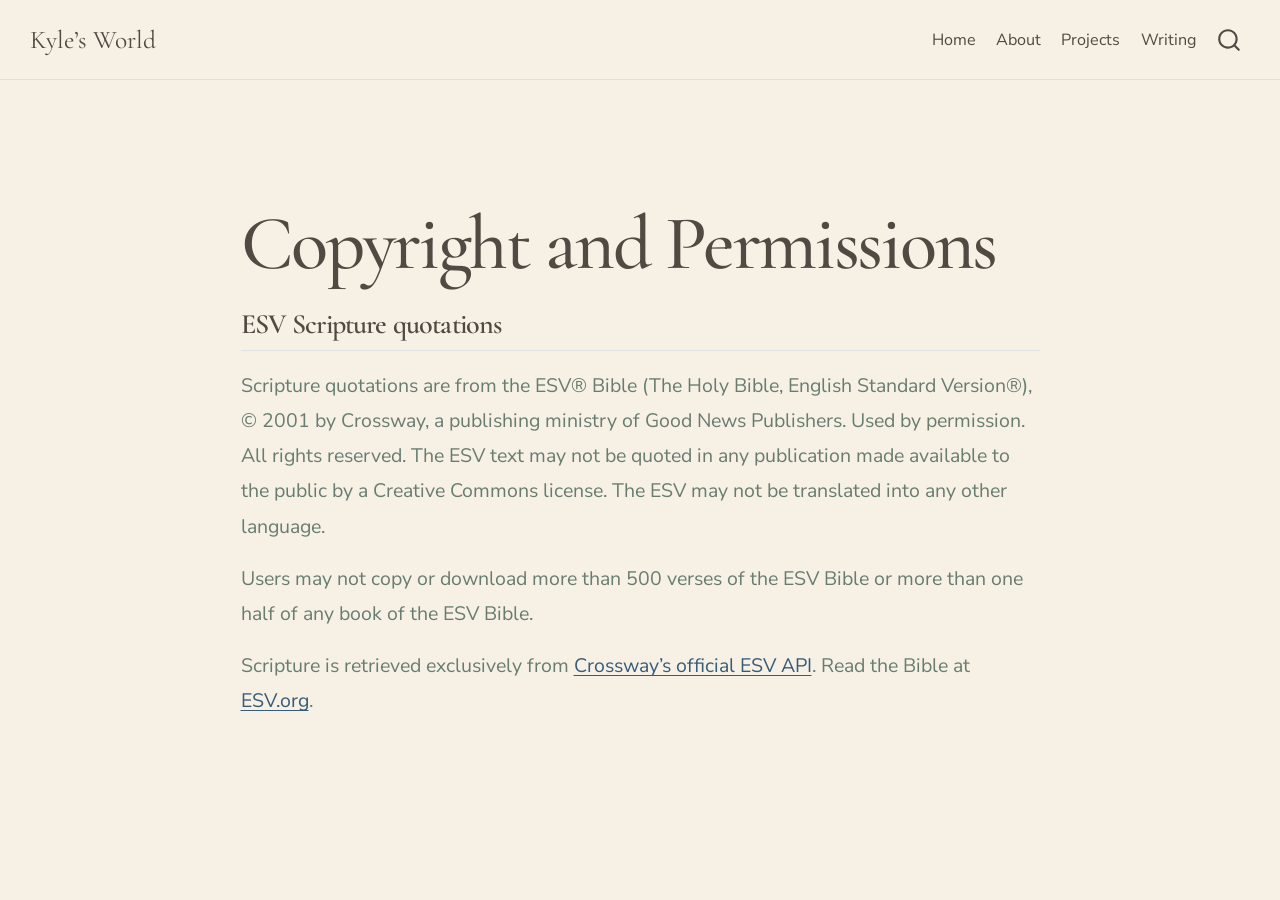
<file: copyright.html>
<!DOCTYPE html>
<html xmlns="http://www.w3.org/1999/xhtml" lang="en" xml:lang="en"><head>

<meta charset="utf-8">
<meta name="generator" content="quarto-1.11.9">

<meta name="viewport" content="width=device-width, initial-scale=1.0, user-scalable=yes">


<title>Copyright and Permissions – Kyle’s World</title>
<style>
/* Default styles provided by pandoc.
** See https://pandoc.org/MANUAL.html#variables-for-html for config info.
*/
span.smallcaps{font-variant: small-caps;}
div.columns{display: flex; gap: 1.5em;}
div.column{flex: auto;}
@media screen {
div.columns{gap: min(4vw, 1.5em);}
div.column{overflow-x: auto;}
}
div.hanging-indent{margin-left: 1.5em; text-indent: -1.5em;}
ul.task-list{list-style: none;}
ul.task-list li input[type="checkbox"] {
  width: 0.8em;
  margin: 0 0.8em 0.2em -1em; /* quarto-specific, see https://github.com/quarto-dev/quarto-cli/issues/4556 */ 
  vertical-align: middle;
}
</style>


<script src="site_libs/quarto-nav/quarto-nav.js"></script>
<script src="site_libs/quarto-nav/headroom.min.js"></script>
<script src="site_libs/clipboard/clipboard.min.js"></script>
<script src="site_libs/quarto-search/autocomplete.umd.js"></script>
<script src="site_libs/quarto-search/fuse.min.js"></script>
<script src="site_libs/quarto-search/quarto-search.js"></script>
<meta name="quarto:offset" content="./">
<script src="site_libs/quarto-html/quarto.js" type="module"></script>
<script src="site_libs/quarto-html/tabsets/tabsets.js" type="module"></script>
<script src="site_libs/quarto-html/scrollable-regions/scrollable-regions.js" type="module"></script>
<script src="site_libs/quarto-html/popper.min.js"></script>
<script src="site_libs/quarto-html/tippy.umd.min.js"></script>
<script src="site_libs/quarto-html/anchor.min.js"></script>
<link href="site_libs/quarto-html/tippy.css" rel="stylesheet">
<link href="site_libs/quarto-html/quarto-syntax-highlighting-63b5708e65d6cd79cd7618c58d0c21e7.css" rel="stylesheet" id="quarto-text-highlighting-styles">
<script src="site_libs/bootstrap/bootstrap.min.js"></script>
<link href="site_libs/bootstrap/bootstrap-icons.css" rel="stylesheet">
<link href="site_libs/bootstrap/bootstrap-a0dea7881984eab09329a5b8032c9faa.min.css" rel="stylesheet" append-hash="true" id="quarto-bootstrap" data-mode="light">
<script id="quarto-search-options" type="application/json">{
  "location": "navbar",
  "copy-button": false,
  "collapse-after": 3,
  "panel-placement": "end",
  "type": "overlay",
  "limit": 50,
  "keyboard-shortcut": [
    "f",
    "/",
    "s"
  ],
  "show-item-context": false,
  "language": {
    "search-no-results-text": "No results",
    "search-matching-documents-text": "matching documents",
    "search-copy-link-title": "Copy link to search",
    "search-hide-matches-text": "Hide additional matches",
    "search-more-match-text": "more match in this document",
    "search-more-matches-text": "more matches in this document",
    "search-clear-button-title": "Clear",
    "search-text-placeholder": "",
    "search-detached-cancel-button-title": "Cancel",
    "search-submit-button-title": "Submit",
    "search-label": "Search"
  }
}</script>


<link rel="stylesheet" href="styles.css">
</head>

<body class="nav-fixed fullcontent quarto-light"><a id="quarto-skip-link" class="visually-hidden-focusable" href="#quarto-document-content">Skip to main content</a>

<div id="quarto-search-results"></div>
  <header id="quarto-header" class="headroom fixed-top">
    <nav class="navbar navbar-expand-lg " data-bs-theme="dark" aria-label="Site">
      <div class="navbar-container container-fluid">
      <div class="navbar-brand-container mx-auto">
    <a class="navbar-brand" href="./index.html">
    <span class="navbar-title">Kyle’s World</span>
    </a>
  </div>
          <button class="navbar-toggler" type="button" data-bs-toggle="collapse" data-bs-target="#navbarCollapse" aria-controls="navbarCollapse" aria-expanded="false" aria-label="Toggle navigation" onclick="if (window.quartoToggleHeadroom) { window.quartoToggleHeadroom(); }">
  <span class="navbar-toggler-icon"></span>
</button>
          <div class="collapse navbar-collapse" id="navbarCollapse">
            <ul class="navbar-nav navbar-nav-scroll ms-auto">
  <li class="nav-item">
    <a class="nav-link" href="./index.html"> 
<span class="menu-text">Home</span></a>
  </li>  
  <li class="nav-item">
    <a class="nav-link" href="./about.html"> 
<span class="menu-text">About</span></a>
  </li>  
  <li class="nav-item">
    <a class="nav-link" href="./projects.html"> 
<span class="menu-text">Projects</span></a>
  </li>  
  <li class="nav-item">
    <a class="nav-link" href="./writing.html"> 
<span class="menu-text">Writing</span></a>
  </li>  
</ul>
          </div> <!-- /navcollapse -->
            <div class="quarto-navbar-tools">
</div>
            <div id="quarto-search" class="" title="Search"></div>
      </div> <!-- /container-fluid -->
    </nav>
</header>
<!-- content -->
<div id="quarto-content" class="quarto-container page-columns page-rows-contents page-layout-article page-navbar">
<!-- sidebar -->
<!-- margin-sidebar -->
    
<!-- main -->
<main class="content" id="quarto-document-content" tabindex="-1">

<header id="title-block-header" class="quarto-title-block default">
<div class="quarto-title">
<h1 class="title">Copyright and Permissions</h1>
</div>



<div class="quarto-title-meta">

    
  
    
  </div>
  


</header>


<section id="esv-scripture-quotations" class="level2">
<h2 class="anchored" data-anchor-id="esv-scripture-quotations">ESV Scripture quotations</h2>
<p>Scripture quotations are from the ESV® Bible (The Holy Bible, English Standard Version®), © 2001 by Crossway, a publishing ministry of Good News Publishers. Used by permission. All rights reserved. The ESV text may not be quoted in any publication made available to the public by a Creative Commons license. The ESV may not be translated into any other language.</p>
<p>Users may not copy or download more than 500 verses of the ESV Bible or more than one half of any book of the ESV Bible.</p>
<p>Scripture is retrieved exclusively from <a href="https://api.esv.org/">Crossway’s official ESV API</a>. Read the Bible at <a href="https://www.esv.org/">ESV.org</a>.</p>


</section>

</main> <!-- /main -->
<script id="quarto-html-after-body" type="application/javascript">
  window.document.addEventListener("DOMContentLoaded", function (event) {
    const icon = "";
    const anchorJS = new window.AnchorJS();
    anchorJS.options = {
      placement: 'right',
      icon: icon
    };
    anchorJS.add('.anchored');
    const isCodeAnnotation = (el) => {
      for (const clz of el.classList) {
        if (clz.startsWith('code-annotation-')) {                     
          return true;
        }
      }
      return false;
    }
    const onCopySuccess = function(e) {
      // button target
      const button = e.trigger;
      // don't keep focus
      button.blur();
      // flash "checked"
      button.classList.add('code-copy-button-checked');
      var currentTitle = button.getAttribute("title");
      button.setAttribute("title", "Copied!");
      let tooltip;
      if (window.bootstrap) {
        button.setAttribute("data-bs-toggle", "tooltip");
        button.setAttribute("data-bs-placement", "left");
        button.setAttribute("data-bs-title", "Copied!");
        tooltip = new bootstrap.Tooltip(button, 
          { trigger: "manual", 
            customClass: "code-copy-button-tooltip",
            offset: [0, -8]});
        tooltip.show();    
      }
      setTimeout(function() {
        if (tooltip) {
          tooltip.hide();
          button.removeAttribute("data-bs-title");
          button.removeAttribute("data-bs-toggle");
          button.removeAttribute("data-bs-placement");
        }
        button.setAttribute("title", currentTitle);
        button.classList.remove('code-copy-button-checked');
      }, 1000);
      // clear code selection
      e.clearSelection();
    }
    const getTextToCopy = function(trigger) {
      const outerScaffold = trigger.parentElement.cloneNode(true);
      const codeEl = outerScaffold.querySelector('code');
      for (const childEl of codeEl.children) {
        if (isCodeAnnotation(childEl)) {
          childEl.remove();
        }
      }
      return codeEl.innerText;
    }
    const clipboard = new window.ClipboardJS('.code-copy-button:not([data-in-quarto-modal])', {
      text: getTextToCopy
    });
    clipboard.on('success', onCopySuccess);
    if (window.document.getElementById('quarto-embedded-source-code-modal')) {
      const clipboardModal = new window.ClipboardJS('.code-copy-button[data-in-quarto-modal]', {
        text: getTextToCopy,
        container: window.document.getElementById('quarto-embedded-source-code-modal')
      });
      clipboardModal.on('success', onCopySuccess);
    }
      var localhostRegex = new RegExp(/^(?:http|https):\/\/localhost\:?[0-9]*\//);
      var mailtoRegex = new RegExp(/^mailto:/);
        var filterRegex = new RegExp('/' + window.location.host + '/');
      var isInternal = (href) => {
          return filterRegex.test(href) || localhostRegex.test(href) || mailtoRegex.test(href);
      }
      // Inspect non-navigation links and adorn them if external
      window.quartoDecorateExternalLinks = function (root) {
     var links = (root || window.document).querySelectorAll('a[href]:not(.nav-link):not(.navbar-brand):not(.toc-action):not(.sidebar-link):not(.sidebar-item-toggle):not(.pagination-link):not(.no-external):not([aria-hidden]):not(.dropdown-item):not(.quarto-navigation-tool):not(.about-link)');
      for (var i=0; i<links.length; i++) {
        const link = links[i];
        if (!isInternal(link.href)) {
          // undo the damage that might have been done by quarto-nav.js in the case of
          // links that we want to consider external
          if (link.dataset.originalHref !== undefined) {
            link.href = link.dataset.originalHref;
          }
          if (!link.classList.contains('no-external-icon')) {
          }
        }
      }
      };
      window.quartoDecorateExternalLinks(window.document);
    // Esc closes the popup (WCAG 1.4.13) and focus leaving both trigger and
    // popup closes it (WCAG 2.4.11); tippy handles neither for interactive popups.
    const hideOnEscAndFocusOut = {
      name: 'hideOnEscAndFocusOut',
      defaultValue: true,
      fn(instance) {
        const dismiss = () => {
          // A show scheduled by the trigger delay would otherwise reopen it
          instance.clearDelayTimeouts();
          instance.hide();
        };
        const onKeyDown = (event) => {
          if (event.key !== 'Escape') {
            return;
          }
          // Keep Esc from also reaching page handlers (e.g. reveal.js overview),
          // except an open reveal.js slide menu, which Esc should close too.
          // The menu handles keys only when its keyboard option is on.
          const menuHandlesEsc = window.Reveal?.getPlugin?.('menu')?.isOpen() &&
            window.Reveal.getConfig().menu?.keyboard !== false;
          if (!menuHandlesEsc) {
            event.stopPropagation();
          }
          if (instance.popper.contains(window.document.activeElement)) {
            // Disabled while refocusing so the focus trigger does not reopen it
            instance.disable();
            instance.reference.focus();
            instance.enable();
          }
          dismiss();
        };
        const onFocusOut = (event) => {
          const target = event.relatedTarget;
          if (target && !instance.reference.contains(target) &&
              !instance.popper.contains(target)) {
            dismiss();
          }
        };
        // On the trigger too: a click trigger (code-annotations: select) has no
        // blur handling. Attached for the instance's lifetime so leaving the
        // trigger also cancels a show still pending on the trigger delay.
        instance.reference.addEventListener('focusout', onFocusOut);
        return {
          onShow() {
            window.document.addEventListener('keydown', onKeyDown, true);
            instance.popper.addEventListener('focusout', onFocusOut);
          },
          onHide() {
            window.document.removeEventListener('keydown', onKeyDown, true);
            instance.popper.removeEventListener('focusout', onFocusOut);
          },
          onDestroy() {
            instance.reference.removeEventListener('focusout', onFocusOut);
          },
        };
      },
    };
    function tippyHover(el, contentFn, onTriggerFn, onUntriggerFn) {
      const config = {
        allowHTML: true,
        maxWidth: 500,
        delay: 100,
        arrow: false,
        appendTo: function(el) {
            return el.parentElement;
        },
        interactive: true,
        interactiveBorder: 10,
        theme: 'quarto',
        placement: 'bottom-start',
        plugins: [hideOnEscAndFocusOut],
      };
      if (contentFn) {
        config.content = contentFn;
      }
      if (onTriggerFn) {
        config.onTrigger = onTriggerFn;
      }
      if (onUntriggerFn) {
        config.onUntrigger = onUntriggerFn;
      }
      window.tippy(el, config); 
    }
    const noterefs = window.document.querySelectorAll('a[role="doc-noteref"]');
    for (var i=0; i<noterefs.length; i++) {
      const ref = noterefs[i];
      tippyHover(ref, function() {
        // use id or data attribute instead here
        let href = ref.getAttribute('data-footnote-href') || ref.getAttribute('href');
        try { href = new URL(href).hash; } catch {}
        const id = href.replace(/^#\/?/, "");
        const note = window.document.getElementById(id);
        if (note) {
          return note.innerHTML;
        } else {
          return "";
        }
      });
    }
    const xrefs = window.document.querySelectorAll('a.quarto-xref');
    const processXRef = (id, note) => {
      // Strip column container classes
      const stripColumnClz = (el) => {
        el.classList.remove("page-full", "page-columns");
        if (el.children) {
          for (const child of el.children) {
            stripColumnClz(child);
          }
        }
      }
      stripColumnClz(note)
      if (id === null || id.startsWith('sec-')) {
        // Special case sections, only their first couple elements
        const container = document.createElement("div");
        if (note.children && note.children.length > 2) {
          container.appendChild(note.children[0].cloneNode(true));
          for (let i = 1; i < note.children.length; i++) {
            const child = note.children[i];
            if (child.tagName === "P" && child.innerText === "") {
              continue;
            } else {
              container.appendChild(child.cloneNode(true));
              break;
            }
          }
          if (window.Quarto?.typesetMath) {
            window.Quarto.typesetMath(container);
          }
          return container.innerHTML
        } else {
          if (window.Quarto?.typesetMath) {
            window.Quarto.typesetMath(note);
          }
          return note.innerHTML;
        }
      } else {
        // Remove any anchor links if they are present
        const anchorLink = note.querySelector('a.anchorjs-link');
        if (anchorLink) {
          anchorLink.remove();
        }
        if (window.Quarto?.typesetMath) {
          window.Quarto.typesetMath(note);
        }
        if (note.classList.contains("callout")) {
          return note.outerHTML;
        } else {
          return note.innerHTML;
        }
      }
    }
    for (var i=0; i<xrefs.length; i++) {
      const xref = xrefs[i];
      tippyHover(xref, undefined, function(instance) {
        instance.disable();
        let url = xref.getAttribute('href');
        let hash = undefined; 
        if (url.startsWith('#')) {
          hash = url;
        } else {
          try { hash = new URL(url).hash; } catch {}
        }
        if (hash) {
          const id = hash.replace(/^#\/?/, "");
          const note = window.document.getElementById(id);
          if (note !== null) {
            try {
              const html = processXRef(id, note.cloneNode(true));
              instance.setContent(html);
            } finally {
              instance.enable();
              instance.show();
            }
          } else {
            // See if we can fetch this
            fetch(url.split('#')[0])
            .then(res => res.text())
            .then(html => {
              const parser = new DOMParser();
              const htmlDoc = parser.parseFromString(html, "text/html");
              const note = htmlDoc.getElementById(id);
              if (note !== null) {
                const html = processXRef(id, note);
                instance.setContent(html);
              } 
            }).finally(() => {
              instance.enable();
              instance.show();
            });
          }
        } else {
          // See if we can fetch a full url (with no hash to target)
          // This is a special case and we should probably do some content thinning / targeting
          fetch(url)
          .then(res => res.text())
          .then(html => {
            const parser = new DOMParser();
            const htmlDoc = parser.parseFromString(html, "text/html");
            const note = htmlDoc.querySelector('main.content');
            if (note !== null) {
              // This should only happen for chapter cross references
              // (since there is no id in the URL)
              // remove the first header
              if (note.children.length > 0 && note.children[0].tagName === "HEADER") {
                note.children[0].remove();
              }
              const html = processXRef(null, note);
              instance.setContent(html);
            } 
          }).finally(() => {
            instance.enable();
            instance.show();
          });
        }
      }, function(instance) {
      });
    }
        let selectedAnnoteEl;
        const selectorForAnnotation = ( cell, annotation) => {
          let cellAttr = 'data-code-cell="' + cell + '"';
          let lineAttr = 'data-code-annotation="' +  annotation + '"';
          const selector = 'span[' + cellAttr + '][' + lineAttr + ']';
          return selector;
        }
        const selectCodeLines = (annoteEl) => {
          const doc = window.document;
          const targetCell = annoteEl.getAttribute("data-target-cell");
          const targetAnnotation = annoteEl.getAttribute("data-target-annotation");
          const annoteSpan = window.document.querySelector(selectorForAnnotation(targetCell, targetAnnotation));
          const lines = annoteSpan.getAttribute("data-code-lines").split(",");
          const lineIds = lines.map((line) => {
            return targetCell + "-" + line;
          })
          // Each band is positioned against its own containing block, which is
          // not the offsetParent of the lines, so place it from client rects.
          const placeBand = (band, firstEl, lastEl, codeBlock) => {
            const container = band.offsetParent;
            if (container === null) {
              return;
            }
            const containerRect = container.getBoundingClientRect();
            // Reveal.js scales slides with a transform, so convert client
            // pixels back to the CSS pixels of the container.
            const scale = containerRect.height / container.offsetHeight || 1;
            const firstRect = firstEl.getBoundingClientRect();
            const lastRect = lastEl.getBoundingClientRect();
            const top = (firstRect.top - containerRect.top) / scale - container.clientTop + container.scrollTop;
            const height = (lastRect.bottom - firstRect.top) / scale;
            band.style.top = top - 2 + "px";
            band.style.height = height + 4 + "px";
            if (codeBlock) {
              // Without the copy button wrapper, the containing block is wider
              // than the code block, so span the code block explicitly.
              const blockRect = codeBlock.getBoundingClientRect();
              band.style.left = (blockRect.left - containerRect.left) / scale - container.clientLeft + container.scrollLeft + "px";
              band.style.width = blockRect.width / scale + "px";
            }
          };
          if (lineIds.length > 0) {
            const el = window.document.getElementById(lineIds[0]);
            const lastEl = window.document.getElementById(lineIds[lineIds.length - 1]);
            const parent = el.parentElement.parentElement;
            // cook up a div (if necessary) and position it
            let div = window.document.getElementById("code-annotation-line-highlight");
            if (div === null) {
              div = window.document.createElement("div");
              div.setAttribute("id", "code-annotation-line-highlight");
              div.style.position = 'absolute';
              parent.appendChild(div);
            }
            placeBand(div, el, lastEl, parent.closest("div.sourceCode") || parent);
            let gutterDiv = window.document.getElementById("code-annotation-line-highlight-gutter");
            if (gutterDiv === null) {
              gutterDiv = window.document.createElement("div");
              gutterDiv.setAttribute("id", "code-annotation-line-highlight-gutter");
              gutterDiv.style.position = 'absolute';
              const codeCell = window.document.getElementById(targetCell);
              const gutter = codeCell.querySelector('.code-annotation-gutter');
              gutter.appendChild(gutterDiv);
            }
            placeBand(gutterDiv, el, lastEl);
            selectedAnnoteEl = annoteEl;
          }
        };
        const unselectCodeLines = () => {
          const elementsIds = ["code-annotation-line-highlight", "code-annotation-line-highlight-gutter"];
          elementsIds.forEach((elId) => {
            const div = window.document.getElementById(elId);
            if (div) {
              div.remove();
            }
          });
          selectedAnnoteEl = undefined;
        };
          // Handle positioning of the toggle
      window.addEventListener(
        "resize",
        throttle(() => {
          elRect = undefined;
          if (selectedAnnoteEl) {
            selectCodeLines(selectedAnnoteEl);
          }
        }, 10)
      );
      function throttle(fn, ms) {
      let throttle = false;
      let timer;
        return (...args) => {
          if(!throttle) { // first call gets through
              fn.apply(this, args);
              throttle = true;
          } else { // all the others get throttled
              if(timer) clearTimeout(timer); // cancel #2
              timer = setTimeout(() => {
                fn.apply(this, args);
                timer = throttle = false;
              }, ms);
          }
        };
      }
        // Attach click handler to the DT
        const annoteDls = window.document.querySelectorAll('dt[data-target-cell]');
        for (const annoteDlNode of annoteDls) {
          annoteDlNode.addEventListener('click', (event) => {
            const clickedEl = event.target;
            if (clickedEl !== selectedAnnoteEl) {
              unselectCodeLines();
              const activeEl = window.document.querySelector('dt[data-target-cell].code-annotation-active');
              if (activeEl) {
                activeEl.classList.remove('code-annotation-active');
              }
              selectCodeLines(clickedEl);
              clickedEl.classList.add('code-annotation-active');
            } else {
              // Unselect the line
              unselectCodeLines();
              clickedEl.classList.remove('code-annotation-active');
            }
          });
        }
    const findCites = (el) => {
      const parentEl = el.parentElement;
      if (parentEl) {
        const cites = parentEl.dataset.cites;
        if (cites) {
          return {
            el,
            cites: cites.split(' ')
          };
        } else {
          return findCites(el.parentElement)
        }
      } else {
        return undefined;
      }
    };
    var bibliorefs = window.document.querySelectorAll('a[role="doc-biblioref"]');
    for (var i=0; i<bibliorefs.length; i++) {
      const ref = bibliorefs[i];
      const citeInfo = findCites(ref);
      if (citeInfo) {
        tippyHover(citeInfo.el, function() {
          var popup = window.document.createElement('div');
          citeInfo.cites.forEach(function(cite) {
            var citeDiv = window.document.createElement('div');
            citeDiv.classList.add('hanging-indent');
            citeDiv.classList.add('csl-entry');
            var biblioDiv = window.document.getElementById('ref-' + cite);
            if (biblioDiv) {
              citeDiv.innerHTML = biblioDiv.innerHTML;
            }
            popup.appendChild(citeDiv);
          });
          return popup.innerHTML;
        });
      }
    }
  });
  </script>
  <script type="application/javascript">
  window.quartoScrollableRegionsLabels = {"code":"Scrollable code","output":"Scrollable output"};
  </script>
</div> <!-- /content -->




</body></html>
</file>
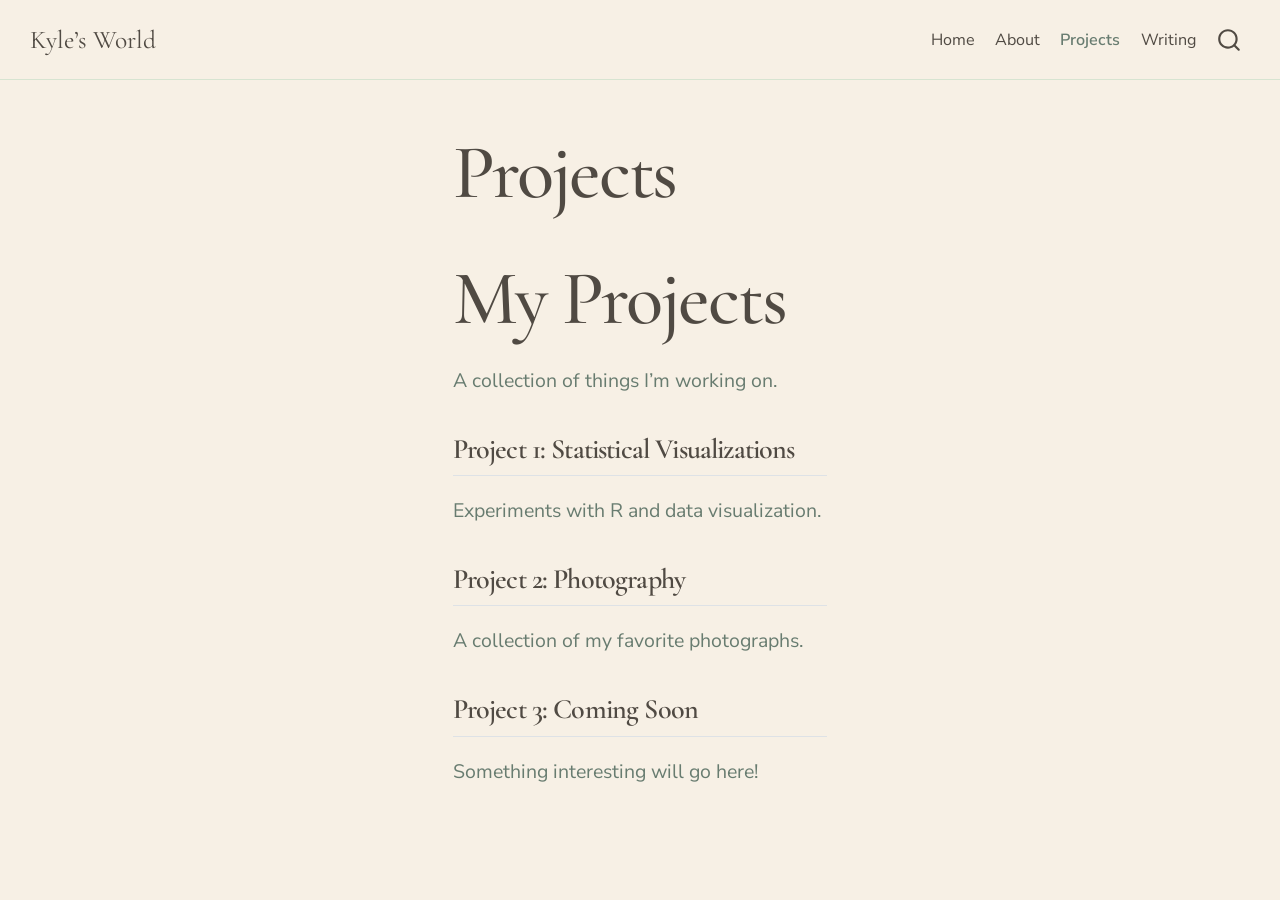
<file: projects.html>
<!DOCTYPE html>
<html xmlns="http://www.w3.org/1999/xhtml" lang="en" xml:lang="en"><head>

<meta charset="utf-8">
<meta name="generator" content="quarto-1.11.9">

<meta name="viewport" content="width=device-width, initial-scale=1.0, user-scalable=yes">


<title>Projects – Kyle’s World</title>
<style>
/* Default styles provided by pandoc.
** See https://pandoc.org/MANUAL.html#variables-for-html for config info.
*/
span.smallcaps{font-variant: small-caps;}
div.columns{display: flex; gap: 1.5em;}
div.column{flex: auto;}
@media screen {
div.columns{gap: min(4vw, 1.5em);}
div.column{overflow-x: auto;}
}
div.hanging-indent{margin-left: 1.5em; text-indent: -1.5em;}
ul.task-list{list-style: none;}
ul.task-list li input[type="checkbox"] {
  width: 0.8em;
  margin: 0 0.8em 0.2em -1em; /* quarto-specific, see https://github.com/quarto-dev/quarto-cli/issues/4556 */ 
  vertical-align: middle;
}
</style>


<script src="site_libs/quarto-nav/quarto-nav.js"></script>
<script src="site_libs/quarto-nav/headroom.min.js"></script>
<script src="site_libs/clipboard/clipboard.min.js"></script>
<script src="site_libs/quarto-search/autocomplete.umd.js"></script>
<script src="site_libs/quarto-search/fuse.min.js"></script>
<script src="site_libs/quarto-search/quarto-search.js"></script>
<meta name="quarto:offset" content="./">
<script src="site_libs/quarto-html/quarto.js" type="module"></script>
<script src="site_libs/quarto-html/tabsets/tabsets.js" type="module"></script>
<script src="site_libs/quarto-html/scrollable-regions/scrollable-regions.js" type="module"></script>
<script src="site_libs/quarto-html/popper.min.js"></script>
<script src="site_libs/quarto-html/tippy.umd.min.js"></script>
<script src="site_libs/quarto-html/anchor.min.js"></script>
<link href="site_libs/quarto-html/tippy.css" rel="stylesheet">
<link href="site_libs/quarto-html/quarto-syntax-highlighting-63b5708e65d6cd79cd7618c58d0c21e7.css" rel="stylesheet" id="quarto-text-highlighting-styles">
<script src="site_libs/bootstrap/bootstrap.min.js"></script>
<link href="site_libs/bootstrap/bootstrap-icons.css" rel="stylesheet">
<link href="site_libs/bootstrap/bootstrap-a0dea7881984eab09329a5b8032c9faa.min.css" rel="stylesheet" append-hash="true" id="quarto-bootstrap" data-mode="light">
<script id="quarto-search-options" type="application/json">{
  "location": "navbar",
  "copy-button": false,
  "collapse-after": 3,
  "panel-placement": "end",
  "type": "overlay",
  "limit": 50,
  "keyboard-shortcut": [
    "f",
    "/",
    "s"
  ],
  "show-item-context": false,
  "language": {
    "search-no-results-text": "No results",
    "search-matching-documents-text": "matching documents",
    "search-copy-link-title": "Copy link to search",
    "search-hide-matches-text": "Hide additional matches",
    "search-more-match-text": "more match in this document",
    "search-more-matches-text": "more matches in this document",
    "search-clear-button-title": "Clear",
    "search-text-placeholder": "",
    "search-detached-cancel-button-title": "Cancel",
    "search-submit-button-title": "Submit",
    "search-label": "Search"
  }
}</script>


<link rel="stylesheet" href="styles.css">
</head>

<body class="nav-fixed fullcontent quarto-light"><a id="quarto-skip-link" class="visually-hidden-focusable" href="#quarto-document-content">Skip to main content</a>

<div id="quarto-search-results"></div>
  <header id="quarto-header" class="headroom fixed-top">
    <nav class="navbar navbar-expand-lg " data-bs-theme="dark" aria-label="Site">
      <div class="navbar-container container-fluid">
      <div class="navbar-brand-container mx-auto">
    <a class="navbar-brand" href="./index.html">
    <span class="navbar-title">Kyle’s World</span>
    </a>
  </div>
          <button class="navbar-toggler" type="button" data-bs-toggle="collapse" data-bs-target="#navbarCollapse" aria-controls="navbarCollapse" aria-expanded="false" aria-label="Toggle navigation" onclick="if (window.quartoToggleHeadroom) { window.quartoToggleHeadroom(); }">
  <span class="navbar-toggler-icon"></span>
</button>
          <div class="collapse navbar-collapse" id="navbarCollapse">
            <ul class="navbar-nav navbar-nav-scroll ms-auto">
  <li class="nav-item">
    <a class="nav-link" href="./index.html"> 
<span class="menu-text">Home</span></a>
  </li>  
  <li class="nav-item">
    <a class="nav-link" href="./about.html"> 
<span class="menu-text">About</span></a>
  </li>  
  <li class="nav-item">
    <a class="nav-link active" href="./projects.html" aria-current="page"> 
<span class="menu-text">Projects</span></a>
  </li>  
  <li class="nav-item">
    <a class="nav-link" href="./writing.html"> 
<span class="menu-text">Writing</span></a>
  </li>  
</ul>
          </div> <!-- /navcollapse -->
            <div class="quarto-navbar-tools">
</div>
            <div id="quarto-search" class="" title="Search"></div>
      </div> <!-- /container-fluid -->
    </nav>
</header>
<!-- content -->
<div id="quarto-content" class="quarto-container page-columns page-rows-contents page-layout-article page-navbar">
<!-- sidebar -->
<!-- margin-sidebar -->
    
<!-- main -->
<main class="content" id="quarto-document-content" tabindex="-1">

<header id="title-block-header" class="quarto-title-block default">
<div class="quarto-title">
<h1 class="title">Projects</h1>
</div>



<div class="quarto-title-meta">

    
  
    
  </div>
  


</header>


<section id="my-projects" class="level1">
<h1>My Projects</h1>
<p>A collection of things I’m working on.</p>
<section id="project-1-statistical-visualizations" class="level2">
<h2 class="anchored" data-anchor-id="project-1-statistical-visualizations">Project 1: Statistical Visualizations</h2>
<p>Experiments with R and data visualization.</p>
</section>
<section id="project-2-photography" class="level2">
<h2 class="anchored" data-anchor-id="project-2-photography">Project 2: Photography</h2>
<p>A collection of my favorite photographs.</p>
</section>
<section id="project-3-coming-soon" class="level2">
<h2 class="anchored" data-anchor-id="project-3-coming-soon">Project 3: Coming Soon</h2>
<p>Something interesting will go here!</p>


</section>
</section>

</main> <!-- /main -->
<script id="quarto-html-after-body" type="application/javascript">
  window.document.addEventListener("DOMContentLoaded", function (event) {
    const icon = "";
    const anchorJS = new window.AnchorJS();
    anchorJS.options = {
      placement: 'right',
      icon: icon
    };
    anchorJS.add('.anchored');
    const isCodeAnnotation = (el) => {
      for (const clz of el.classList) {
        if (clz.startsWith('code-annotation-')) {                     
          return true;
        }
      }
      return false;
    }
    const onCopySuccess = function(e) {
      // button target
      const button = e.trigger;
      // don't keep focus
      button.blur();
      // flash "checked"
      button.classList.add('code-copy-button-checked');
      var currentTitle = button.getAttribute("title");
      button.setAttribute("title", "Copied!");
      let tooltip;
      if (window.bootstrap) {
        button.setAttribute("data-bs-toggle", "tooltip");
        button.setAttribute("data-bs-placement", "left");
        button.setAttribute("data-bs-title", "Copied!");
        tooltip = new bootstrap.Tooltip(button, 
          { trigger: "manual", 
            customClass: "code-copy-button-tooltip",
            offset: [0, -8]});
        tooltip.show();    
      }
      setTimeout(function() {
        if (tooltip) {
          tooltip.hide();
          button.removeAttribute("data-bs-title");
          button.removeAttribute("data-bs-toggle");
          button.removeAttribute("data-bs-placement");
        }
        button.setAttribute("title", currentTitle);
        button.classList.remove('code-copy-button-checked');
      }, 1000);
      // clear code selection
      e.clearSelection();
    }
    const getTextToCopy = function(trigger) {
      const outerScaffold = trigger.parentElement.cloneNode(true);
      const codeEl = outerScaffold.querySelector('code');
      for (const childEl of codeEl.children) {
        if (isCodeAnnotation(childEl)) {
          childEl.remove();
        }
      }
      return codeEl.innerText;
    }
    const clipboard = new window.ClipboardJS('.code-copy-button:not([data-in-quarto-modal])', {
      text: getTextToCopy
    });
    clipboard.on('success', onCopySuccess);
    if (window.document.getElementById('quarto-embedded-source-code-modal')) {
      const clipboardModal = new window.ClipboardJS('.code-copy-button[data-in-quarto-modal]', {
        text: getTextToCopy,
        container: window.document.getElementById('quarto-embedded-source-code-modal')
      });
      clipboardModal.on('success', onCopySuccess);
    }
      var localhostRegex = new RegExp(/^(?:http|https):\/\/localhost\:?[0-9]*\//);
      var mailtoRegex = new RegExp(/^mailto:/);
        var filterRegex = new RegExp('/' + window.location.host + '/');
      var isInternal = (href) => {
          return filterRegex.test(href) || localhostRegex.test(href) || mailtoRegex.test(href);
      }
      // Inspect non-navigation links and adorn them if external
      window.quartoDecorateExternalLinks = function (root) {
     var links = (root || window.document).querySelectorAll('a[href]:not(.nav-link):not(.navbar-brand):not(.toc-action):not(.sidebar-link):not(.sidebar-item-toggle):not(.pagination-link):not(.no-external):not([aria-hidden]):not(.dropdown-item):not(.quarto-navigation-tool):not(.about-link)');
      for (var i=0; i<links.length; i++) {
        const link = links[i];
        if (!isInternal(link.href)) {
          // undo the damage that might have been done by quarto-nav.js in the case of
          // links that we want to consider external
          if (link.dataset.originalHref !== undefined) {
            link.href = link.dataset.originalHref;
          }
          if (!link.classList.contains('no-external-icon')) {
          }
        }
      }
      };
      window.quartoDecorateExternalLinks(window.document);
    // Esc closes the popup (WCAG 1.4.13) and focus leaving both trigger and
    // popup closes it (WCAG 2.4.11); tippy handles neither for interactive popups.
    const hideOnEscAndFocusOut = {
      name: 'hideOnEscAndFocusOut',
      defaultValue: true,
      fn(instance) {
        const dismiss = () => {
          // A show scheduled by the trigger delay would otherwise reopen it
          instance.clearDelayTimeouts();
          instance.hide();
        };
        const onKeyDown = (event) => {
          if (event.key !== 'Escape') {
            return;
          }
          // Keep Esc from also reaching page handlers (e.g. reveal.js overview),
          // except an open reveal.js slide menu, which Esc should close too.
          // The menu handles keys only when its keyboard option is on.
          const menuHandlesEsc = window.Reveal?.getPlugin?.('menu')?.isOpen() &&
            window.Reveal.getConfig().menu?.keyboard !== false;
          if (!menuHandlesEsc) {
            event.stopPropagation();
          }
          if (instance.popper.contains(window.document.activeElement)) {
            // Disabled while refocusing so the focus trigger does not reopen it
            instance.disable();
            instance.reference.focus();
            instance.enable();
          }
          dismiss();
        };
        const onFocusOut = (event) => {
          const target = event.relatedTarget;
          if (target && !instance.reference.contains(target) &&
              !instance.popper.contains(target)) {
            dismiss();
          }
        };
        // On the trigger too: a click trigger (code-annotations: select) has no
        // blur handling. Attached for the instance's lifetime so leaving the
        // trigger also cancels a show still pending on the trigger delay.
        instance.reference.addEventListener('focusout', onFocusOut);
        return {
          onShow() {
            window.document.addEventListener('keydown', onKeyDown, true);
            instance.popper.addEventListener('focusout', onFocusOut);
          },
          onHide() {
            window.document.removeEventListener('keydown', onKeyDown, true);
            instance.popper.removeEventListener('focusout', onFocusOut);
          },
          onDestroy() {
            instance.reference.removeEventListener('focusout', onFocusOut);
          },
        };
      },
    };
    function tippyHover(el, contentFn, onTriggerFn, onUntriggerFn) {
      const config = {
        allowHTML: true,
        maxWidth: 500,
        delay: 100,
        arrow: false,
        appendTo: function(el) {
            return el.parentElement;
        },
        interactive: true,
        interactiveBorder: 10,
        theme: 'quarto',
        placement: 'bottom-start',
        plugins: [hideOnEscAndFocusOut],
      };
      if (contentFn) {
        config.content = contentFn;
      }
      if (onTriggerFn) {
        config.onTrigger = onTriggerFn;
      }
      if (onUntriggerFn) {
        config.onUntrigger = onUntriggerFn;
      }
      window.tippy(el, config); 
    }
    const noterefs = window.document.querySelectorAll('a[role="doc-noteref"]');
    for (var i=0; i<noterefs.length; i++) {
      const ref = noterefs[i];
      tippyHover(ref, function() {
        // use id or data attribute instead here
        let href = ref.getAttribute('data-footnote-href') || ref.getAttribute('href');
        try { href = new URL(href).hash; } catch {}
        const id = href.replace(/^#\/?/, "");
        const note = window.document.getElementById(id);
        if (note) {
          return note.innerHTML;
        } else {
          return "";
        }
      });
    }
    const xrefs = window.document.querySelectorAll('a.quarto-xref');
    const processXRef = (id, note) => {
      // Strip column container classes
      const stripColumnClz = (el) => {
        el.classList.remove("page-full", "page-columns");
        if (el.children) {
          for (const child of el.children) {
            stripColumnClz(child);
          }
        }
      }
      stripColumnClz(note)
      if (id === null || id.startsWith('sec-')) {
        // Special case sections, only their first couple elements
        const container = document.createElement("div");
        if (note.children && note.children.length > 2) {
          container.appendChild(note.children[0].cloneNode(true));
          for (let i = 1; i < note.children.length; i++) {
            const child = note.children[i];
            if (child.tagName === "P" && child.innerText === "") {
              continue;
            } else {
              container.appendChild(child.cloneNode(true));
              break;
            }
          }
          if (window.Quarto?.typesetMath) {
            window.Quarto.typesetMath(container);
          }
          return container.innerHTML
        } else {
          if (window.Quarto?.typesetMath) {
            window.Quarto.typesetMath(note);
          }
          return note.innerHTML;
        }
      } else {
        // Remove any anchor links if they are present
        const anchorLink = note.querySelector('a.anchorjs-link');
        if (anchorLink) {
          anchorLink.remove();
        }
        if (window.Quarto?.typesetMath) {
          window.Quarto.typesetMath(note);
        }
        if (note.classList.contains("callout")) {
          return note.outerHTML;
        } else {
          return note.innerHTML;
        }
      }
    }
    for (var i=0; i<xrefs.length; i++) {
      const xref = xrefs[i];
      tippyHover(xref, undefined, function(instance) {
        instance.disable();
        let url = xref.getAttribute('href');
        let hash = undefined; 
        if (url.startsWith('#')) {
          hash = url;
        } else {
          try { hash = new URL(url).hash; } catch {}
        }
        if (hash) {
          const id = hash.replace(/^#\/?/, "");
          const note = window.document.getElementById(id);
          if (note !== null) {
            try {
              const html = processXRef(id, note.cloneNode(true));
              instance.setContent(html);
            } finally {
              instance.enable();
              instance.show();
            }
          } else {
            // See if we can fetch this
            fetch(url.split('#')[0])
            .then(res => res.text())
            .then(html => {
              const parser = new DOMParser();
              const htmlDoc = parser.parseFromString(html, "text/html");
              const note = htmlDoc.getElementById(id);
              if (note !== null) {
                const html = processXRef(id, note);
                instance.setContent(html);
              } 
            }).finally(() => {
              instance.enable();
              instance.show();
            });
          }
        } else {
          // See if we can fetch a full url (with no hash to target)
          // This is a special case and we should probably do some content thinning / targeting
          fetch(url)
          .then(res => res.text())
          .then(html => {
            const parser = new DOMParser();
            const htmlDoc = parser.parseFromString(html, "text/html");
            const note = htmlDoc.querySelector('main.content');
            if (note !== null) {
              // This should only happen for chapter cross references
              // (since there is no id in the URL)
              // remove the first header
              if (note.children.length > 0 && note.children[0].tagName === "HEADER") {
                note.children[0].remove();
              }
              const html = processXRef(null, note);
              instance.setContent(html);
            } 
          }).finally(() => {
            instance.enable();
            instance.show();
          });
        }
      }, function(instance) {
      });
    }
        let selectedAnnoteEl;
        const selectorForAnnotation = ( cell, annotation) => {
          let cellAttr = 'data-code-cell="' + cell + '"';
          let lineAttr = 'data-code-annotation="' +  annotation + '"';
          const selector = 'span[' + cellAttr + '][' + lineAttr + ']';
          return selector;
        }
        const selectCodeLines = (annoteEl) => {
          const doc = window.document;
          const targetCell = annoteEl.getAttribute("data-target-cell");
          const targetAnnotation = annoteEl.getAttribute("data-target-annotation");
          const annoteSpan = window.document.querySelector(selectorForAnnotation(targetCell, targetAnnotation));
          const lines = annoteSpan.getAttribute("data-code-lines").split(",");
          const lineIds = lines.map((line) => {
            return targetCell + "-" + line;
          })
          // Each band is positioned against its own containing block, which is
          // not the offsetParent of the lines, so place it from client rects.
          const placeBand = (band, firstEl, lastEl, codeBlock) => {
            const container = band.offsetParent;
            if (container === null) {
              return;
            }
            const containerRect = container.getBoundingClientRect();
            // Reveal.js scales slides with a transform, so convert client
            // pixels back to the CSS pixels of the container.
            const scale = containerRect.height / container.offsetHeight || 1;
            const firstRect = firstEl.getBoundingClientRect();
            const lastRect = lastEl.getBoundingClientRect();
            const top = (firstRect.top - containerRect.top) / scale - container.clientTop + container.scrollTop;
            const height = (lastRect.bottom - firstRect.top) / scale;
            band.style.top = top - 2 + "px";
            band.style.height = height + 4 + "px";
            if (codeBlock) {
              // Without the copy button wrapper, the containing block is wider
              // than the code block, so span the code block explicitly.
              const blockRect = codeBlock.getBoundingClientRect();
              band.style.left = (blockRect.left - containerRect.left) / scale - container.clientLeft + container.scrollLeft + "px";
              band.style.width = blockRect.width / scale + "px";
            }
          };
          if (lineIds.length > 0) {
            const el = window.document.getElementById(lineIds[0]);
            const lastEl = window.document.getElementById(lineIds[lineIds.length - 1]);
            const parent = el.parentElement.parentElement;
            // cook up a div (if necessary) and position it
            let div = window.document.getElementById("code-annotation-line-highlight");
            if (div === null) {
              div = window.document.createElement("div");
              div.setAttribute("id", "code-annotation-line-highlight");
              div.style.position = 'absolute';
              parent.appendChild(div);
            }
            placeBand(div, el, lastEl, parent.closest("div.sourceCode") || parent);
            let gutterDiv = window.document.getElementById("code-annotation-line-highlight-gutter");
            if (gutterDiv === null) {
              gutterDiv = window.document.createElement("div");
              gutterDiv.setAttribute("id", "code-annotation-line-highlight-gutter");
              gutterDiv.style.position = 'absolute';
              const codeCell = window.document.getElementById(targetCell);
              const gutter = codeCell.querySelector('.code-annotation-gutter');
              gutter.appendChild(gutterDiv);
            }
            placeBand(gutterDiv, el, lastEl);
            selectedAnnoteEl = annoteEl;
          }
        };
        const unselectCodeLines = () => {
          const elementsIds = ["code-annotation-line-highlight", "code-annotation-line-highlight-gutter"];
          elementsIds.forEach((elId) => {
            const div = window.document.getElementById(elId);
            if (div) {
              div.remove();
            }
          });
          selectedAnnoteEl = undefined;
        };
          // Handle positioning of the toggle
      window.addEventListener(
        "resize",
        throttle(() => {
          elRect = undefined;
          if (selectedAnnoteEl) {
            selectCodeLines(selectedAnnoteEl);
          }
        }, 10)
      );
      function throttle(fn, ms) {
      let throttle = false;
      let timer;
        return (...args) => {
          if(!throttle) { // first call gets through
              fn.apply(this, args);
              throttle = true;
          } else { // all the others get throttled
              if(timer) clearTimeout(timer); // cancel #2
              timer = setTimeout(() => {
                fn.apply(this, args);
                timer = throttle = false;
              }, ms);
          }
        };
      }
        // Attach click handler to the DT
        const annoteDls = window.document.querySelectorAll('dt[data-target-cell]');
        for (const annoteDlNode of annoteDls) {
          annoteDlNode.addEventListener('click', (event) => {
            const clickedEl = event.target;
            if (clickedEl !== selectedAnnoteEl) {
              unselectCodeLines();
              const activeEl = window.document.querySelector('dt[data-target-cell].code-annotation-active');
              if (activeEl) {
                activeEl.classList.remove('code-annotation-active');
              }
              selectCodeLines(clickedEl);
              clickedEl.classList.add('code-annotation-active');
            } else {
              // Unselect the line
              unselectCodeLines();
              clickedEl.classList.remove('code-annotation-active');
            }
          });
        }
    const findCites = (el) => {
      const parentEl = el.parentElement;
      if (parentEl) {
        const cites = parentEl.dataset.cites;
        if (cites) {
          return {
            el,
            cites: cites.split(' ')
          };
        } else {
          return findCites(el.parentElement)
        }
      } else {
        return undefined;
      }
    };
    var bibliorefs = window.document.querySelectorAll('a[role="doc-biblioref"]');
    for (var i=0; i<bibliorefs.length; i++) {
      const ref = bibliorefs[i];
      const citeInfo = findCites(ref);
      if (citeInfo) {
        tippyHover(citeInfo.el, function() {
          var popup = window.document.createElement('div');
          citeInfo.cites.forEach(function(cite) {
            var citeDiv = window.document.createElement('div');
            citeDiv.classList.add('hanging-indent');
            citeDiv.classList.add('csl-entry');
            var biblioDiv = window.document.getElementById('ref-' + cite);
            if (biblioDiv) {
              citeDiv.innerHTML = biblioDiv.innerHTML;
            }
            popup.appendChild(citeDiv);
          });
          return popup.innerHTML;
        });
      }
    }
  });
  </script>
  <script type="application/javascript">
  window.quartoScrollableRegionsLabels = {"code":"Scrollable code","output":"Scrollable output"};
  </script>
</div> <!-- /content -->




</body></html>
</file>
<file: site_libs/quarto-html/tippy.css>
.tippy-box[data-animation=fade][data-state=hidden]{opacity:0}[data-tippy-root]{max-width:calc(100vw - 10px)}.tippy-box{position:relative;background-color:#333;color:#fff;border-radius:4px;font-size:14px;line-height:1.4;white-space:normal;outline:0;transition-property:transform,visibility,opacity}.tippy-box[data-placement^=top]>.tippy-arrow{bottom:0}.tippy-box[data-placement^=top]>.tippy-arrow:before{bottom:-7px;left:0;border-width:8px 8px 0;border-top-color:initial;transform-origin:center top}.tippy-box[data-placement^=bottom]>.tippy-arrow{top:0}.tippy-box[data-placement^=bottom]>.tippy-arrow:before{top:-7px;left:0;border-width:0 8px 8px;border-bottom-color:initial;transform-origin:center bottom}.tippy-box[data-placement^=left]>.tippy-arrow{right:0}.tippy-box[data-placement^=left]>.tippy-arrow:before{border-width:8px 0 8px 8px;border-left-color:initial;right:-7px;transform-origin:center left}.tippy-box[data-placement^=right]>.tippy-arrow{left:0}.tippy-box[data-placement^=right]>.tippy-arrow:before{left:-7px;border-width:8px 8px 8px 0;border-right-color:initial;transform-origin:center right}.tippy-box[data-inertia][data-state=visible]{transition-timing-function:cubic-bezier(.54,1.5,.38,1.11)}.tippy-arrow{width:16px;height:16px;color:#333}.tippy-arrow:before{content:"";position:absolute;border-color:transparent;border-style:solid}.tippy-content{position:relative;padding:5px 9px;z-index:1}
</file>
<file: site_libs/quarto-html/quarto-syntax-highlighting-63b5708e65d6cd79cd7618c58d0c21e7.css>
/* quarto syntax highlight colors */
:root {
  --quarto-hl-ot-color: #003B4F;
  --quarto-hl-at-color: #657422;
  --quarto-hl-ss-color: #20794D;
  --quarto-hl-an-color: #5E5E5E;
  --quarto-hl-fu-color: #4758AB;
  --quarto-hl-st-color: #20794D;
  --quarto-hl-cf-color: #003B4F;
  --quarto-hl-op-color: #5E5E5E;
  --quarto-hl-er-color: #AD0000;
  --quarto-hl-bn-color: #AD0000;
  --quarto-hl-al-color: #AD0000;
  --quarto-hl-va-color: #111111;
  --quarto-hl-bu-color: inherit;
  --quarto-hl-ex-color: inherit;
  --quarto-hl-pp-color: #AD0000;
  --quarto-hl-in-color: #5E5E5E;
  --quarto-hl-vs-color: #20794D;
  --quarto-hl-wa-color: #5E5E5E;
  --quarto-hl-do-color: #5E5E5E;
  --quarto-hl-im-color: #00769E;
  --quarto-hl-ch-color: #20794D;
  --quarto-hl-dt-color: #AD0000;
  --quarto-hl-fl-color: #AD0000;
  --quarto-hl-co-color: #5E5E5E;
  --quarto-hl-cv-color: #5E5E5E;
  --quarto-hl-cn-color: #8f5902;
  --quarto-hl-sc-color: #5E5E5E;
  --quarto-hl-dv-color: #AD0000;
  --quarto-hl-kw-color: #003B4F;
}

/* other quarto variables */
:root {
  --quarto-font-monospace: SFMono-Regular, Menlo, Monaco, Consolas, "Liberation Mono", "Courier New", monospace;
}

/* syntax highlight based on Pandoc's rules */
pre > code.sourceCode > span {
  color: #003B4F;
}

code.sourceCode > span {
  color: #003B4F;
}

div.sourceCode,
div.sourceCode pre.sourceCode {
  color: #003B4F;
}

/* Normal */
code span {
  color: #003B4F;
}

/* Alert */
code span.al {
  color: #AD0000;
  font-style: inherit;
}

/* Annotation */
code span.an {
  color: #5E5E5E;
  font-style: inherit;
}

/* Attribute */
code span.at {
  color: #657422;
  font-style: inherit;
}

/* BaseN */
code span.bn {
  color: #AD0000;
  font-style: inherit;
}

/* BuiltIn */
code span.bu {
  font-style: inherit;
}

/* ControlFlow */
code span.cf {
  color: #003B4F;
  font-weight: bold;
  font-style: inherit;
}

/* Char */
code span.ch {
  color: #20794D;
  font-style: inherit;
}

/* Constant */
code span.cn {
  color: #8f5902;
  font-style: inherit;
}

/* Comment */
code span.co {
  color: #5E5E5E;
  font-style: inherit;
}

/* CommentVar */
code span.cv {
  color: #5E5E5E;
  font-style: italic;
}

/* Documentation */
code span.do {
  color: #5E5E5E;
  font-style: italic;
}

/* DataType */
code span.dt {
  color: #AD0000;
  font-style: inherit;
}

/* DecVal */
code span.dv {
  color: #AD0000;
  font-style: inherit;
}

/* Error */
code span.er {
  color: #AD0000;
  font-style: inherit;
}

/* Extension */
code span.ex {
  font-style: inherit;
}

/* Float */
code span.fl {
  color: #AD0000;
  font-style: inherit;
}

/* Function */
code span.fu {
  color: #4758AB;
  font-style: inherit;
}

/* Import */
code span.im {
  color: #00769E;
  font-style: inherit;
}

/* Information */
code span.in {
  color: #5E5E5E;
  font-style: inherit;
}

/* Keyword */
code span.kw {
  color: #003B4F;
  font-weight: bold;
  font-style: inherit;
}

/* Operator */
code span.op {
  color: #5E5E5E;
  font-style: inherit;
}

/* Other */
code span.ot {
  color: #003B4F;
  font-style: inherit;
}

/* Preprocessor */
code span.pp {
  color: #AD0000;
  font-style: inherit;
}

/* SpecialChar */
code span.sc {
  color: #5E5E5E;
  font-style: inherit;
}

/* SpecialString */
code span.ss {
  color: #20794D;
  font-style: inherit;
}

/* String */
code span.st {
  color: #20794D;
  font-style: inherit;
}

/* Variable */
code span.va {
  color: #111111;
  font-style: inherit;
}

/* VerbatimString */
code span.vs {
  color: #20794D;
  font-style: inherit;
}

/* Warning */
code span.wa {
  color: #5E5E5E;
  font-style: italic;
}

.prevent-inlining {
  content: "</";
}

/*# sourceMappingURL=054cc16b9e9817627be6994582d2ffb5.css.map */
</file>
<file: site_libs/quarto-contrib/fontawesome6-6.7.2/latex-fontsize.css>
.fa-tiny {
  font-size: 0.5em;
}
.fa-scriptsize {
  font-size: 0.7em;
}
.fa-footnotesize {
  font-size: 0.8em;
}
.fa-small {
  font-size: 0.9em;
}
.fa-normalsize {
  font-size: 1em;
}
.fa-large {
  font-size: 1.2em;
}
.fa-Large {
  font-size: 1.5em;
}
.fa-LARGE {
  font-size: 1.75em;
}
.fa-huge {
  font-size: 2em;
}
.fa-Huge {
  font-size: 2.5em;
}
</file>
<file: styles.css>
@import url('https://fonts.googleapis.com/css2?family=Cormorant+Garamond:wght@400;500;600&family=Nunito+Sans:wght@400;500;600;700&display=swap');

/* Base and typography */

:root {
  --cream: #F7F0E5;
  --ink: #504A43;
  --sage-text: #687C70;
  --sage: #D7E4D1;
  --peach: #E8CFC3;
  --sand: #EAE1CE;
}

body {
  font-family: 'Nunito Sans', sans-serif;
  background-color: var(--cream);
  color: var(--ink);
}

h1, h2, h3 {
  font-weight: 600;
  letter-spacing: -0.03em;
}

h1, h2, h3,
.navbar-brand {
  font-family: 'Cormorant Garamond', serif;
}

h1 {
  font-size: clamp(2.5rem, 6vw, 5rem);
  font-weight: 500;
  color: var(--ink);
  line-height: 1.2;
}

main.content {
  max-width: 900px;
  margin: auto;
}

a {
  color: #365c78;
}

a:hover {
  color: #7397ad;
}

main p {
  font-size: 1.15rem;
  line-height: 1.8;
  color: var(--sage-text);
}

/* Navigation */

.navbar {
  background-color: var(--cream) !important;
  border-bottom: 1px solid var(--sage);
  padding: 0.9rem 2rem;
}

.navbar-brand {
  font-size: 1.5rem;
  color: var(--ink) !important;
}

.navbar .nav-link {
  color: var(--ink) !important;
  font-size: 0.95rem;
  transition: color 0.2s ease;
  font-family: 'Nunito Sans', sans-serif;
}

.navbar .nav-link:hover {
  color: var(--sage-text) !important;
}

.navbar .nav-link.active {
  color: var(--sage-text) !important;
  font-weight: 600;
}

/* Homepage hero */

body:has(.hero-content) #title-block-header {
  display: none;
}

body:has(.hero-content) main.content {
  max-width: none !important;
  width: 100% !important;
}

.hero-content {
  max-width: 1600px !important;
  margin: 0 auto !important;
  padding: 3rem 2rem !important;
  width: 90% !important;
}

body:has(.hero-content) #quarto-content {
  padding-top: 0 !important;
  display: block !important;
}

body:has(.hero-content) main {
  margin-top: 0 !important;
  padding-top: 0 !important;
}

.music-card {
  background: var(--sage);
}

.reading-card {
  background: var(--peach);
}

/* Explore cards */

.explore-section {
  max-width: 1600px;
  width: 90%;
  margin: 3rem auto 6rem;
  padding-top: 2rem;
  border-top: 1px solid var(--sage);
}

.explore-section h2 {
  margin-bottom: 2rem;
}

.explore-grid,
.enjoying-grid {
  display: grid;
  gap: 1.5rem;
}

.explore-grid {
  grid-template-columns: repeat(2, minmax(0, 1fr));
}

.explore-card,
.enjoying-card {
  padding: 2rem;
  border-radius: 12px;
}

.explore-card {
  min-height: 240px;
  display: flex;
  flex-direction: column;
  align-items: flex-start;
  transition: transform 0.3s ease,
              box-shadow 0.3s ease;
}

.explore-card:hover {
  transform: translateY(-6px);
  box-shadow: 0 10px 25px rgba(80, 74, 67, 0.12);
}

.projects-card {
  background-color: var(--sage);
}

.writing-card {
  background-color: var(--sand);
}

.explore-card h3 {
  font-size: 2rem;
  color: var(--ink);
  margin-bottom: 0.5rem;
}

.explore-card p,
.enjoying-card p {
  font-size: 0.95rem;
  color: var(--ink);
}

.explore-card a {
  color: #506A58;
  font-weight: 700;
  margin-top: auto;
}

/* Currently enjoying */

.enjoying-section {
  width: 90%;
  max-width: 1600px;
  margin: 4rem auto 7rem;
  padding-top: 2rem;
  border-top: 1px solid var(--sage);
}

.explore-section h2,
.enjoying-section h2 {
  font-size: 2.8rem;
  color: var(--ink);
  border-bottom: none !important;
}

.enjoying-grid {
  grid-template-columns: repeat(3, minmax(0, 1fr));
  margin-top: 2.5rem;
}

.enjoying-card {
  min-height: 220px;
  border: 1px solid rgba(80, 74, 67, 0.08);
  transition: transform 0.3s ease;
}

.enjoying-card:hover {
  transform: translateY(-5px);
}

.enjoying-card h3 {
  font-size: 2rem;
  color: var(--ink);
  margin-bottom: 0.7rem;
}

.joys-card {
  background: var(--sand);
}

.enjoying-card h3 svg,
.enjoying-card h3 i {
  margin-right: 0.45rem;
}

/* About introduction */

body:has(.about-intro) #title-block-header {
  display: none;
}

body:has(.about-intro) main.content {
  max-width: 900px;
  width: 100%;
}

.about-intro {
  padding: 3rem clamp(1rem, 3vw, 2rem) 5rem;
}

.about-text h1 {
  margin-top: 0;
  margin-bottom: 1.5rem;
}

/* Verse of the Day */

.verse-card {
  max-width: 640px;
  margin: 2.5rem auto 0;
  padding: 1.25rem;
  background: var(--peach);
  border-radius: 3px;
  box-shadow: 0 6px 18px rgba(80, 74, 67, 0.1);
  overflow-wrap: anywhere;
}

.verse-card h2 {
  margin: 0 0 0.5rem;
  padding: 0;
  border: 0;
  font-size: 2rem;
  color: var(--ink);
}

.verse-accent {
  float: right;
  color: #506A58;
  font-size: 1.5rem;
}

.verse-card .verse-text {
  margin: 1.25rem 0;
  padding: 0;
  border: 0;
  font-family: 'Cormorant Garamond', serif;
  font-size: 1.4rem;
  line-height: 1.5;
  color: var(--ink);
  white-space: pre-wrap;
}

.verse-card p {
  font-family: 'Nunito Sans', sans-serif;
  font-size: 0.85rem;
  line-height: 1.6;
  color: var(--ink);
}

.verse-card .verse-reference {
  font-weight: 700;
}

.verse-card .verse-attribution {
  margin-bottom: 0;
  font-size: 0.75rem;
}

/* Responsive layouts */

@media (max-width: 768px) {
  .explore-grid,
  .enjoying-grid {
    grid-template-columns: 1fr;
  }
}

/* Reduced motion */

@media (prefers-reduced-motion: reduce) {
  .explore-card,
  .enjoying-card {
    transition: none;
  }
}
</file>
